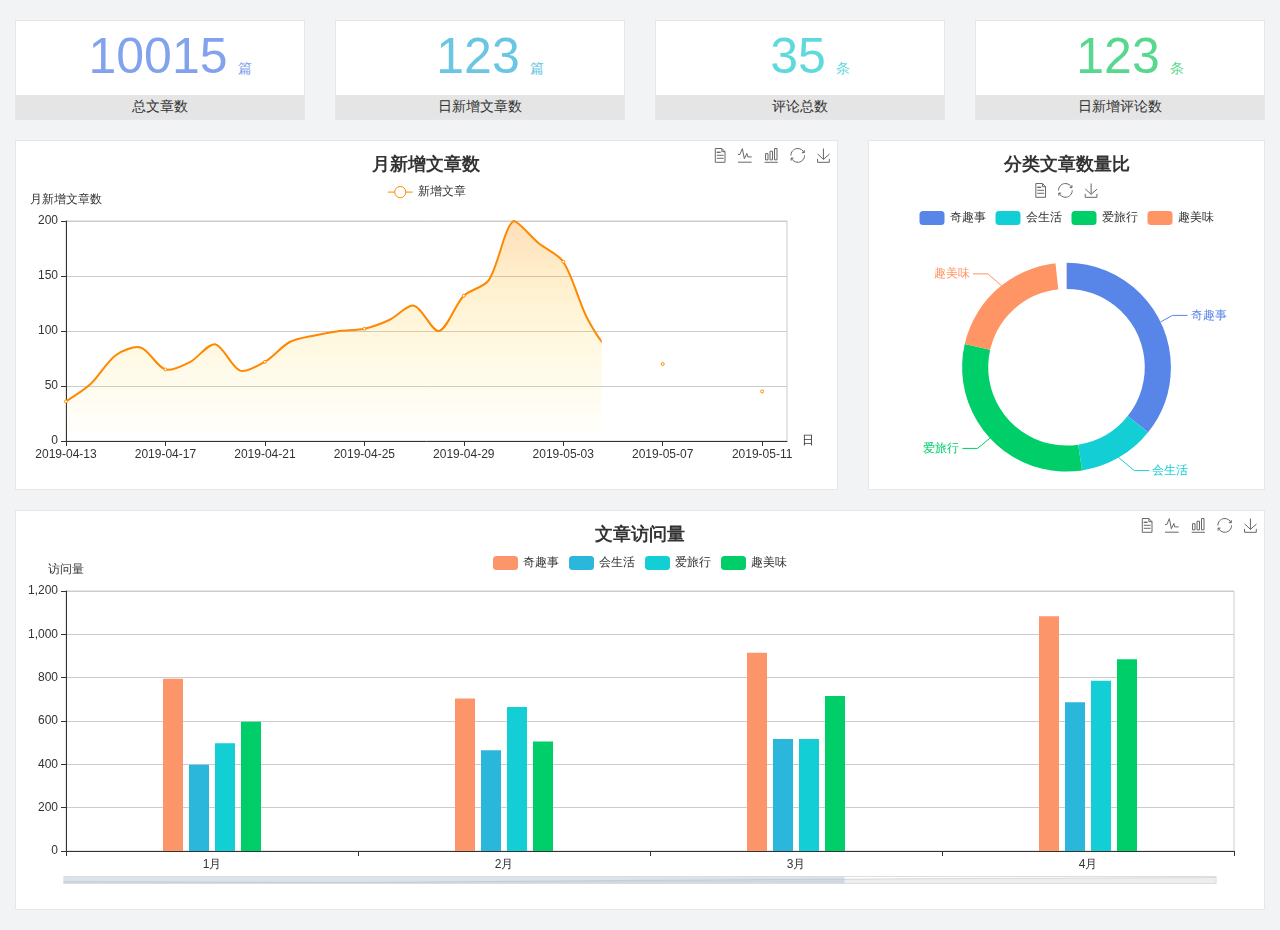
<file: home/dashboard.html>
<!DOCTYPE html>
<html lang="en">

<head>
  <meta charset="UTF-8">
  <meta name="viewport" content="width=device-width, initial-scale=1.0">
  <meta http-equiv="X-UA-Compatible" content="ie=edge">
  <title>图表统计</title>
  <link rel="stylesheet" href="../../assets/lib/bootstrap.css" />
  <link rel="stylesheet" href="../../assets/lib/main.css" />
  <script src="../../assets/lib/jquery.js"></script>
  <script type="text/javascript" src="../../assets/lib/echarts.min.js"></script>
</head>

<body>
  <div class="container-fluid">
    <div class="row spannel_list">
      <div class="col-sm-3 col-xs-6">
        <div class="spannel">
          <em>10015</em><span>篇</span>
          <b>总文章数</b>
        </div>
      </div>
      <div class="col-sm-3 col-xs-6">
        <div class="spannel scolor01">
          <em>123</em><span>篇</span>
          <b>日新增文章数</b>
        </div>
      </div>
      <div class="col-sm-3 col-xs-6">
        <div class="spannel scolor02">
          <em>35</em><span>条</span>
          <b>评论总数</b>
        </div>
      </div>
      <div class="col-sm-3 col-xs-6">
        <div class="spannel scolor03">
          <em>123</em><span>条</span>
          <b>日新增评论数</b>
        </div>
      </div>
    </div>
  </div>

  <div class="container-fluid">
    <div class="row curve-pie">
      <div class="col-lg-8 col-md-8">
        <div class="gragh_pannel" id="curve_show"></div>
      </div>
      <div class="col-lg-4 col-md-4">
        <div class="gragh_pannel" id="pie_show"></div>
      </div>
    </div>
  </div>

  <div class="container-fluid">
    <div class="column_pannel" id="column_show"></div>
  </div>

  <script>
    var oChart = echarts.init(document.getElementById('curve_show'));
    var aList_all = [
      { 'count': 36, 'date': '2019-04-13' },
      { 'count': 52, 'date': '2019-04-14' },
      { 'count': 78, 'date': '2019-04-15' },
      { 'count': 85, 'date': '2019-04-16' },
      { 'count': 65, 'date': '2019-04-17' },
      { 'count': 72, 'date': '2019-04-18' },
      { 'count': 88, 'date': '2019-04-19' },
      { 'count': 64, 'date': '2019-04-20' },
      { 'count': 72, 'date': '2019-04-21' },
      { 'count': 90, 'date': '2019-04-22' },
      { 'count': 96, 'date': '2019-04-23' },
      { 'count': 100, 'date': '2019-04-24' },
      { 'count': 102, 'date': '2019-04-25' },
      { 'count': 110, 'date': '2019-04-26' },
      { 'count': 123, 'date': '2019-04-27' },
      { 'count': 100, 'date': '2019-04-28' },
      { 'count': 132, 'date': '2019-04-29' },
      { 'count': 146, 'date': '2019-04-30' },
      { 'count': 200, 'date': '2019-05-01' },
      { 'count': 180, 'date': '2019-05-02' },
      { 'count': 163, 'date': '2019-05-03' },
      { 'count': 110, 'date': '2019-05-04' },
      { 'count': 80, 'date': '2019-05-05' },
      { 'count': 82, 'date': '2019-05-06' },
      { 'count': 70, 'date': '2019-05-07' },
      { 'count': 65, 'date': '2019-05-08' },
      { 'count': 54, 'date': '2019-05-09' },
      { 'count': 40, 'date': '2019-05-10' },
      { 'count': 45, 'date': '2019-05-11' },
      { 'count': 38, 'date': '2019-05-12' },
    ];

    let aCount = [];
    let aDate = [];

    for (var i = 0; i < aList_all.length; i++) {
      aCount.push(aList_all[i].count);
      aDate.push(aList_all[i].date);
    }

    var chartopt = {
      title: {
        text: '月新增文章数',
        left: 'center',
        top: '10'
      },
      tooltip: {
        trigger: 'axis'
      },
      legend: {
        data: ['新增文章'],
        top: '40'
      },
      toolbox: {
        show: true,
        feature: {
          mark: { show: true },
          dataView: { show: true, readOnly: false },
          magicType: { show: true, type: ['line', 'bar'] },
          restore: { show: true },
          saveAsImage: { show: true }
        }
      },
      calculable: true,
      xAxis: [
        {
          name: '日',
          type: 'category',
          boundaryGap: false,
          data: aDate
        }
      ],
      yAxis: [
        {
          name: '月新增文章数',
          type: 'value'
        }
      ],
      series: [
        {
          name: '新增文章',
          type: 'line',
          smooth: true,
          itemStyle: { normal: { areaStyle: { type: 'default' }, color: '#f80' }, lineStyle: { color: '#f80' } },
          data: aCount
        }],
      areaStyle: {
        normal: {
          color: new echarts.graphic.LinearGradient(0, 0, 0, 1, [{
            offset: 0,
            color: 'rgba(255,136,0,0.39)'
          }, {
            offset: .34,
            color: 'rgba(255,180,0,0.25)'
          }, {
            offset: 1,
            color: 'rgba(255,222,0,0.00)'
          }])

        }
      },
      grid: {
        show: true,
        x: 50,
        x2: 50,
        y: 80,
        height: 220
      }
    };

    oChart.setOption(chartopt);


    var oPie = echarts.init(document.getElementById('pie_show'));
    var oPieopt =
    {
      title: {
        top: 10,
        text: '分类文章数量比',
        x: 'center'
      },
      tooltip: {
        trigger: 'item',
        formatter: "{a} <br/>{b} : {c} ({d}%)"
      },
      color: ['#5885e8', '#13cfd5', '#00ce68', '#ff9565'],
      legend: {
        x: 'center',
        top: 65,
        data: ['奇趣事', '会生活', '爱旅行', '趣美味']
      },
      toolbox: {
        show: true,
        x: 'center',
        top: 35,
        feature: {
          mark: { show: true },
          dataView: { show: true, readOnly: false },
          magicType: {
            show: true,
            type: ['pie', 'funnel'],
            option: {
              funnel: {
                x: '25%',
                width: '50%',
                funnelAlign: 'left',
                max: 1548
              }
            }
          },
          restore: { show: true },
          saveAsImage: { show: true }
        }
      },
      calculable: true,
      series: [
        {
          name: '访问来源',
          type: 'pie',
          radius: ['45%', '60%'],
          center: ['50%', '65%'],
          data: [
            { value: 300, name: '奇趣事' },
            { value: 100, name: '会生活' },
            { value: 260, name: '爱旅行' },
            { value: 180, name: '趣美味' }
          ]
        }
      ]
    };
    oPie.setOption(oPieopt);



    var oColumn = this.echarts.init(document.getElementById('column_show'));
    var oColumnopt =
    {
      title: {
        text: '文章访问量',
        left: 'center',
        top: '10'
      },
      tooltip: {
        trigger: 'axis'
      },
      legend: {
        data: ['奇趣事', '会生活', '爱旅行', '趣美味'],
        top: '40'
      },
      toolbox: {
        show: true,
        feature: {
          mark: { show: true },
          dataView: { show: true, readOnly: false },
          magicType: { show: true, type: ['line', 'bar'] },
          restore: { show: true },
          saveAsImage: { show: true }
        }
      },
      calculable: true,
      xAxis: [
        {
          type: 'category',
          data: ['1月', '2月', '3月', '4月', '5月']
        }
      ],
      yAxis: [
        {
          name: '访问量',
          type: 'value'
        }
      ],
      series: [
        {
          name: '奇趣事',
          type: 'bar',
          barWidth: 20,
          itemStyle: {
            normal: { areaStyle: { type: 'default' }, color: '#fd956a' }
          },
          data: [800, 708, 920, 1090, 1200]
        },
        {
          name: '会生活',
          type: 'bar',
          barWidth: 20,
          itemStyle: {
            normal: { areaStyle: { type: 'default' }, color: '#2bb6db' }
          },
          data: [400, 468, 520, 690, 800]
        },
        {
          name: '爱旅行',
          type: 'bar',
          barWidth: 20,
          itemStyle: {
            normal: { areaStyle: { type: 'default' }, color: '#13cfd5' }
          },
          data: [500, 668, 520, 790, 900]
        },
        {
          name: '趣美味',
          type: 'bar',
          barWidth: 20,
          itemStyle: {
            normal: { areaStyle: { type: 'default' }, color: '#00ce68' }
          },
          data: [600, 508, 720, 890, 1000]
        }
      ],
      grid: {
        show: true,
        x: 50,
        x2: 30,
        y: 80,
        height: 260
      },
      dataZoom: [//给x轴设置滚动条
        {
          start: 0,//默认为0
          end: 100 - 1000 / 31,//默认为100
          type: 'slider',
          show: true,
          xAxisIndex: [0],
          handleSize: 0,//滑动条的 左右2个滑动条的大小
          height: 8,//组件高度
          left: 45, //左边的距离
          right: 50,//右边的距离
          bottom: 26,//右边的距离
          handleColor: '#ddd',//h滑动图标的颜色
          handleStyle: {
            borderColor: "#cacaca",
            borderWidth: "1",
            shadowBlur: 2,
            background: "#ddd",
            shadowColor: "#ddd",
          }
        }]
    };
    oColumn.setOption(oColumnopt);
  </script>
</body>

</html>
</file>
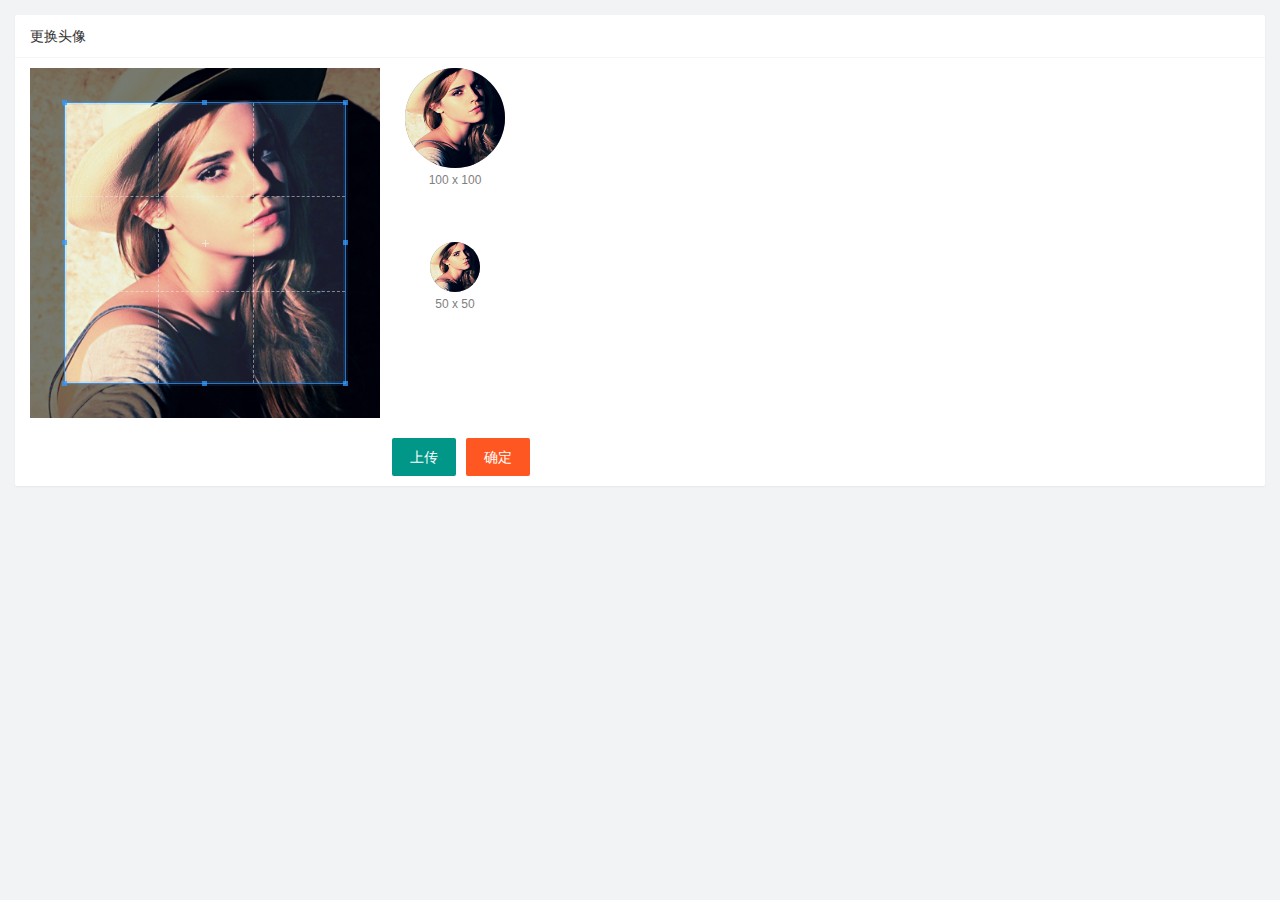
<file: user/user_avater.html>
<!DOCTYPE html>
<html lang="en">
  <head>
    <meta charset="UTF-8" />
    <meta http-equiv="X-UA-Compatible" content="IE=edge" />
    <meta name="viewport" content="width=device-width, initial-scale=1.0" />
    <title>更换头像</title>
    <!-- 导入cropper的样式表 -->
    <link rel="stylesheet" href="/assets/lib/cropper/cropper.css" />
    <link rel="stylesheet" href="/assets/lib/layui/css/layui.css" />
    <link rel="stylesheet" href="/assets/css/user/user_avater.css" />
  </head>
  <body>
    <!-- 卡片区域 -->
    <div class="layui-card">
      <div class="layui-card-header">更换头像</div>
      <div class="layui-card-body">
        <!-- 第一行的图片裁剪和预览区域 -->
        <div class="row1">
          <!-- 图片裁剪区域 -->
          <div class="cropper-box">
            <!-- 这个 img 标签很重要，将来会把它初始化为裁剪区域 -->
            <img id="image" src="/assets/images/sample.jpg" />
          </div>
          <!-- 图片的预览区域 -->
          <div class="preview-box">
            <div>
              <!-- 宽高为 100px 的预览区域 -->
              <div class="img-preview w100"></div>
              <p class="size">100 x 100</p>
            </div>
            <div>
              <!-- 宽高为 50px 的预览区域 -->
              <div class="img-preview w50"></div>
              <p class="size">50 x 50</p>
            </div>
          </div>
        </div>

        <!-- 第二行的按钮区域 -->
        <div class="row2">
            <!-- 通过accept属性可以指定文件的类型 -->
          <input type="file" id="file"  accept="image/png,image/jpeg,image/jpg"/>
          <button type="button" class="layui-btn" id="btnChooseImage">上传</button>
          <button type="button" class="layui-btn layui-btn-danger" id="btnUpload">确定</button>
        </div>
      </div>
    </div>
    <script src="/assets/lib/layui/layui.all.js"></script>
    <script src="/assets/lib/jquery.js"></script>
    <script src="/assets/lib/cropper/Cropper.js"></script>
    <script src="/assets/lib/cropper/jquery-cropper.js"></script>
    <script src="/assets/js/baseAPI.js"></script>
    <script src="/assets/js/user/user_avater.js"></script>
  </body>
</html>
</file>
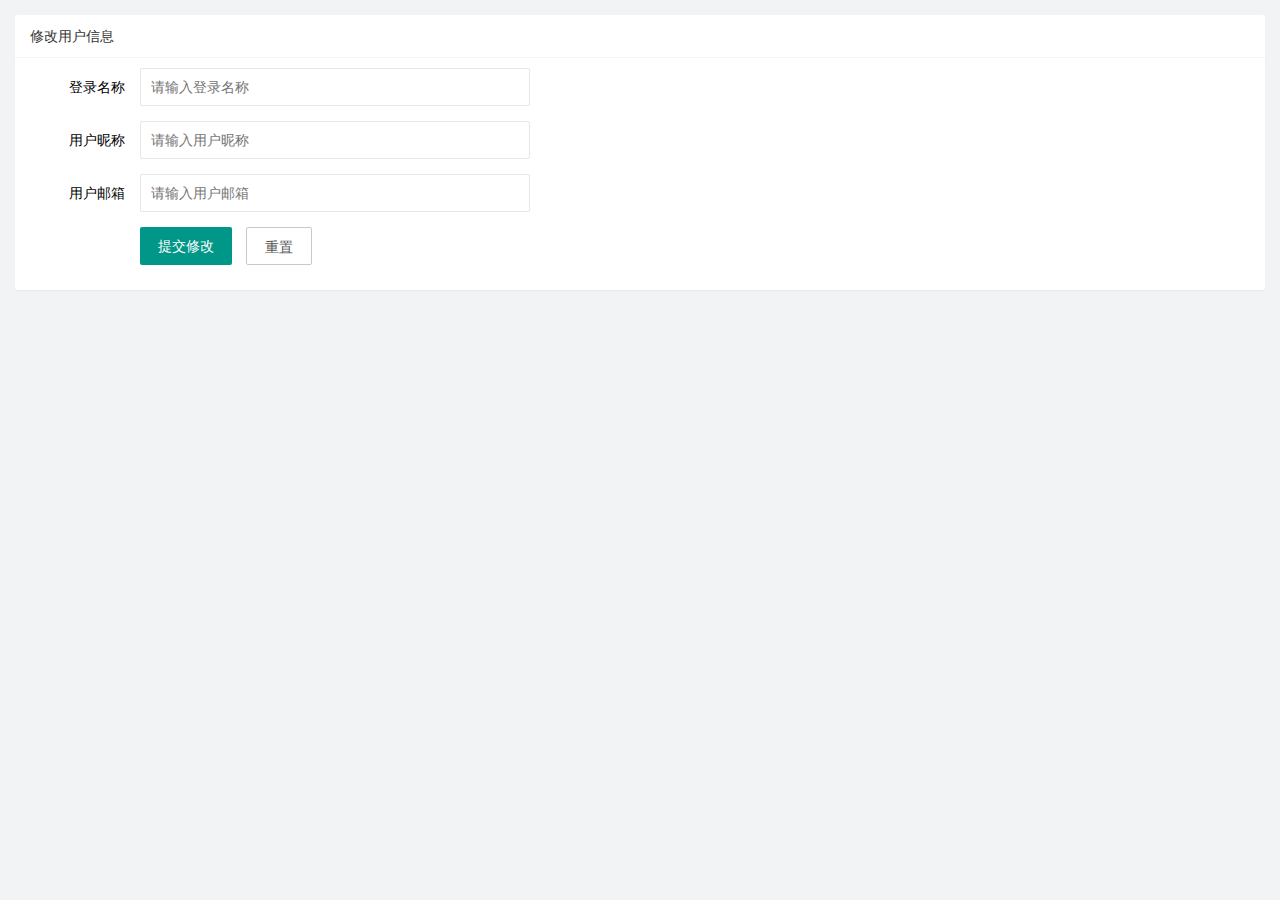
<file: user/user_info.html>
<!DOCTYPE html>
<html lang="en">
  <head>
    <meta charset="UTF-8" />
    <meta http-equiv="X-UA-Compatible" content="IE=edge" />
    <meta name="viewport" content="width=device-width, initial-scale=1.0" />
    <title>个人信息</title>
    <!-- 导入layui的样式 -->
    <link rel="stylesheet" href="/assets/lib/layui/css/layui.css" />
    <link rel="stylesheet" href="/assets/css/user/user_info.css" />
  </head>
  <body>
    <!-- 卡片区域 -->
    <div class="layui-card">
      <div class="layui-card-header">修改用户信息</div>
      <div class="layui-card-body">
        <!-- form表单区域 -->
        <form class="layui-form" lay-filter="formUserInfo">
          <!-- 这是隐藏域 -->
          <input type="hidden" name="id" />
          <div class="layui-form-item">
            <label class="layui-form-label">登录名称</label>
            <div class="layui-input-block">
              <input
                type="text"
                name="username"
                required
                lay-verify="required"
                placeholder="请输入登录名称"
                autocomplete="off"
                class="layui-input"
                readonly
              />
            </div>
          </div>
          <div class="layui-form-item">
            <label class="layui-form-label">用户昵称</label>
            <div class="layui-input-block">
              <input
                type="text"
                name="nickname"
                required
                lay-verify="required|nickname"
                placeholder="请输入用户昵称"
                autocomplete="off"
                class="layui-input"
              />
            </div>
          </div>
          <div class="layui-form-item">
            <label class="layui-form-label">用户邮箱</label>
            <div class="layui-input-block">
              <input
                type="text"
                name="email"
                required
                lay-verify="required|email"
                placeholder="请输入用户邮箱"
                autocomplete="off"
                class="layui-input"
              />
            </div>
          </div>
          <div class="layui-form-item">
            <div class="layui-input-block">
              <button class="layui-btn" lay-submit lay-filter="formDemo">
                提交修改
              </button>
              <button type="reset" class="layui-btn layui-btn-primary" id="btnReset">
                重置
              </button>
            </div>
          </div>
        </form>
      </div>
    </div>
    <!-- 导入layui的js -->
    <script src="/assets/lib/layui/layui.all.js"></script>
    <script src="/assets/lib/jquery.js"></script>
    <script src="/assets/js/baseAPI.js"></script>
    <script src="/assets/js/user/user_info.js"></script>
  </body>
</html>
</file>
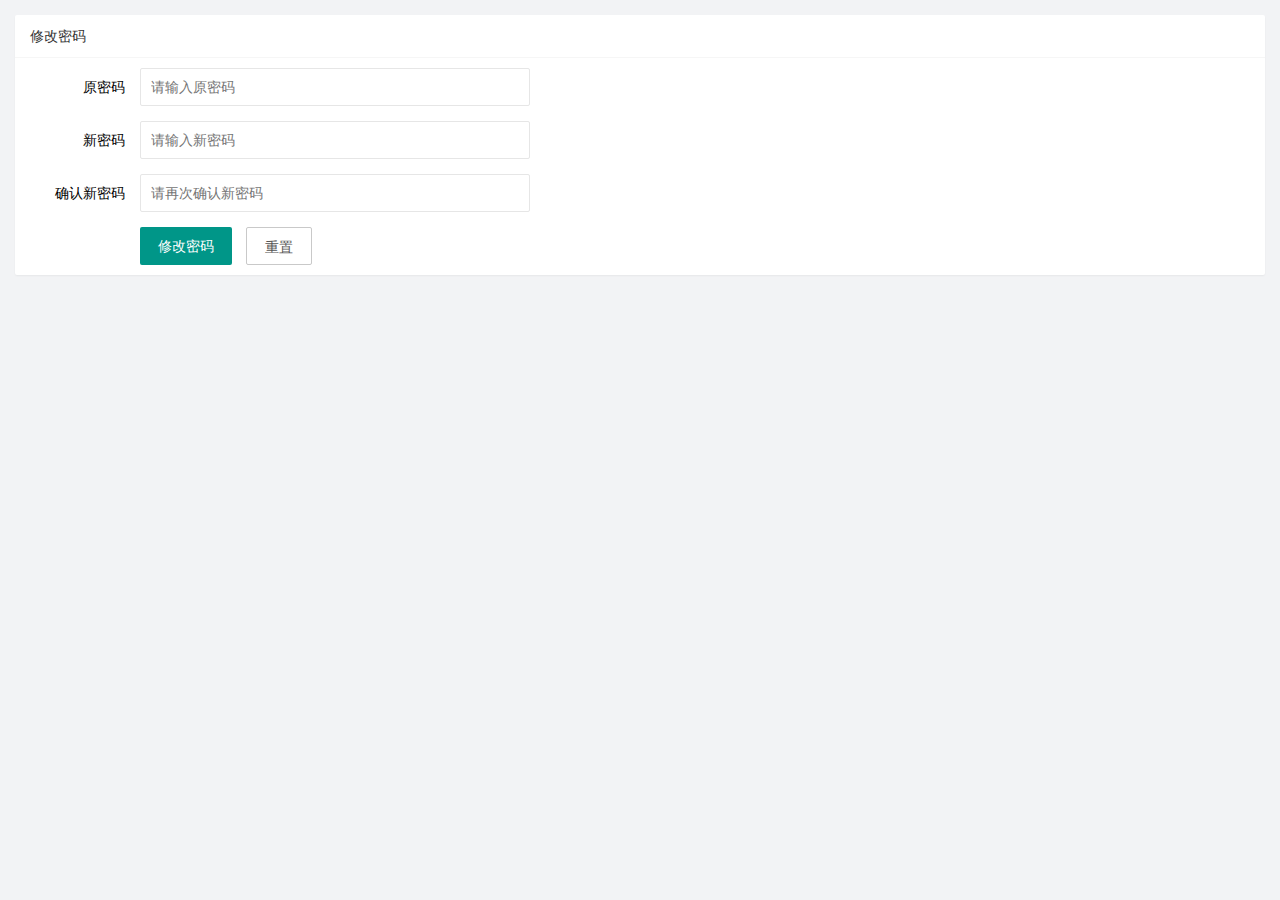
<file: user/user_pwd.html>
<!DOCTYPE html>
<html lang="en">
  <head>
    <meta charset="UTF-8" />
    <meta http-equiv="X-UA-Compatible" content="IE=edge" />
    <meta name="viewport" content="width=device-width, initial-scale=1.0" />
    <title>重置密码</title>
    <link rel="stylesheet" href="/assets/lib/layui/css/layui.css" />
    <link rel="stylesheet" href="/assets/css/user/user_pwd.css" />
  </head>
  <body>
    <!-- 卡片面板 -->
    <div class="layui-card">
      <div class="layui-card-header">修改密码</div>
      <div class="layui-card-body">
        <form class="layui-form" >
          <div class="layui-form-item">
            <label class="layui-form-label">原密码</label>
            <div class="layui-input-block">
              <input
                type="password"
                name="oldPwd"
                required
                lay-verify="required|pwd"
                placeholder="请输入原密码"
                autocomplete="off"
                class="layui-input"
              />
            </div>
          </div>
          <div class="layui-form-item">
            <label class="layui-form-label">新密码</label>
            <div class="layui-input-block">
              <input
                type="password"
                name="newPwd"
                required
                lay-verify="required|pwd|samePwd"
                placeholder="请输入新密码"
                autocomplete="off"
                class="layui-input"
              />
            </div>
          </div>
          <div class="layui-form-item">
            <label class="layui-form-label">确认新密码</label>
            <div class="layui-input-block">
              <input
                type="password"
                name="title"
                required
                lay-verify="required|pwd|rePwd"
                placeholder="请再次确认新密码"
                autocomplete="off"
                class="layui-input"
              />
            </div>
          </div>
          <div class="layui-input-block">
            <button class="layui-btn" lay-submit lay-filter="formDemo">修改密码</button>
            <button type="reset" class="layui-btn layui-btn-primary">重置</button>
          </div>
        </div>
        </form>
      </div>
    </div>

    <script src="/assets/lib/layui/layui.all.js"></script>
    <script src="/assets/lib/jquery.js"></script>
    <script src="/assets/js/baseAPI.js"></script>
    <script src="/assets/js/user/user_pwd.js"></script>
  </body>
</html>
</file>
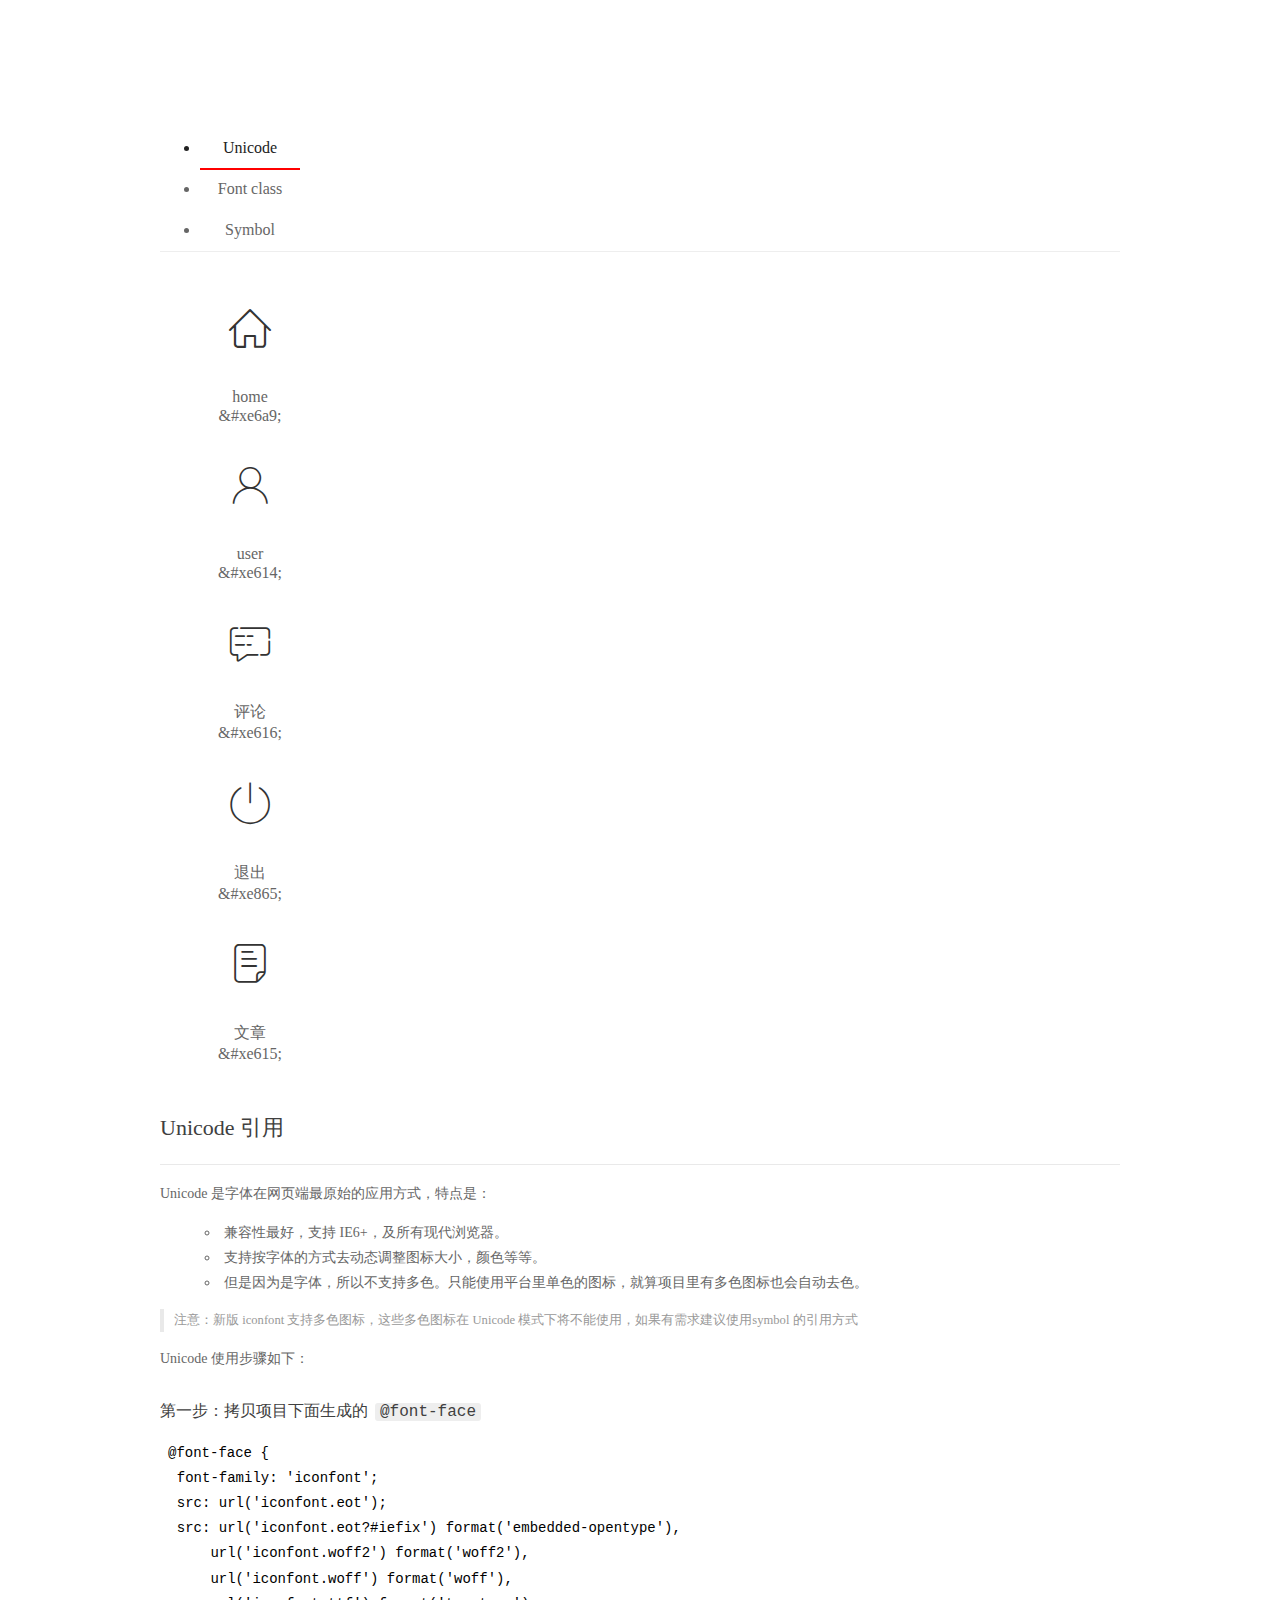
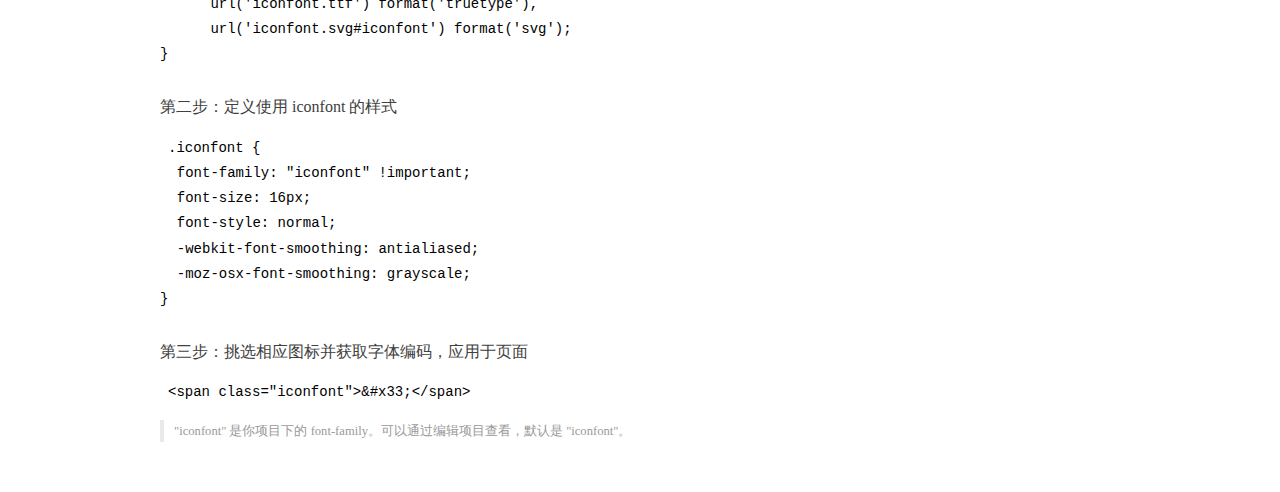
<file: assets/fonts/demo_index.html>
<!DOCTYPE html>
<html>
<head>
  <meta charset="utf-8"/>
  <title>IconFont Demo</title>
  <link rel="shortcut icon" href="https://gtms04.alicdn.com/tps/i4/TB1_oz6GVXXXXaFXpXXJDFnIXXX-64-64.ico" type="image/x-icon"/>
  <link rel="stylesheet" href="https://g.alicdn.com/thx/cube/1.3.2/cube.min.css">
  <link rel="stylesheet" href="demo.css">
  <link rel="stylesheet" href="iconfont.css">
  <script src="iconfont.js"></script>
  <!-- jQuery -->
  <script src="https://a1.alicdn.com/oss/uploads/2018/12/26/7bfddb60-08e8-11e9-9b04-53e73bb6408b.js"></script>
  <!-- 代码高亮 -->
  <script src="https://a1.alicdn.com/oss/uploads/2018/12/26/a3f714d0-08e6-11e9-8a15-ebf944d7534c.js"></script>
</head>
<body>
  <div class="main">
    <h1 class="logo"><a href="https://www.iconfont.cn/" title="iconfont 首页" target="_blank">&#xe86b;</a></h1>
    <div class="nav-tabs">
      <ul id="tabs" class="dib-box">
        <li class="dib active"><span>Unicode</span></li>
        <li class="dib"><span>Font class</span></li>
        <li class="dib"><span>Symbol</span></li>
      </ul>
      
    </div>
    <div class="tab-container">
      <div class="content unicode" style="display: block;">
          <ul class="icon_lists dib-box">
          
            <li class="dib">
              <span class="icon iconfont">&#xe6a9;</span>
                <div class="name">home</div>
                <div class="code-name">&amp;#xe6a9;</div>
              </li>
          
            <li class="dib">
              <span class="icon iconfont">&#xe614;</span>
                <div class="name">user</div>
                <div class="code-name">&amp;#xe614;</div>
              </li>
          
            <li class="dib">
              <span class="icon iconfont">&#xe616;</span>
                <div class="name">评论</div>
                <div class="code-name">&amp;#xe616;</div>
              </li>
          
            <li class="dib">
              <span class="icon iconfont">&#xe865;</span>
                <div class="name">退出</div>
                <div class="code-name">&amp;#xe865;</div>
              </li>
          
            <li class="dib">
              <span class="icon iconfont">&#xe615;</span>
                <div class="name">文章</div>
                <div class="code-name">&amp;#xe615;</div>
              </li>
          
          </ul>
          <div class="article markdown">
          <h2 id="unicode-">Unicode 引用</h2>
          <hr>

          <p>Unicode 是字体在网页端最原始的应用方式，特点是：</p>
          <ul>
            <li>兼容性最好，支持 IE6+，及所有现代浏览器。</li>
            <li>支持按字体的方式去动态调整图标大小，颜色等等。</li>
            <li>但是因为是字体，所以不支持多色。只能使用平台里单色的图标，就算项目里有多色图标也会自动去色。</li>
          </ul>
          <blockquote>
            <p>注意：新版 iconfont 支持多色图标，这些多色图标在 Unicode 模式下将不能使用，如果有需求建议使用symbol 的引用方式</p>
          </blockquote>
          <p>Unicode 使用步骤如下：</p>
          <h3 id="-font-face">第一步：拷贝项目下面生成的 <code>@font-face</code></h3>
<pre><code class="language-css"
>@font-face {
  font-family: 'iconfont';
  src: url('iconfont.eot');
  src: url('iconfont.eot?#iefix') format('embedded-opentype'),
      url('iconfont.woff2') format('woff2'),
      url('iconfont.woff') format('woff'),
      url('iconfont.ttf') format('truetype'),
      url('iconfont.svg#iconfont') format('svg');
}
</code></pre>
          <h3 id="-iconfont-">第二步：定义使用 iconfont 的样式</h3>
<pre><code class="language-css"
>.iconfont {
  font-family: "iconfont" !important;
  font-size: 16px;
  font-style: normal;
  -webkit-font-smoothing: antialiased;
  -moz-osx-font-smoothing: grayscale;
}
</code></pre>
          <h3 id="-">第三步：挑选相应图标并获取字体编码，应用于页面</h3>
<pre>
<code class="language-html"
>&lt;span class="iconfont"&gt;&amp;#x33;&lt;/span&gt;
</code></pre>
          <blockquote>
            <p>"iconfont" 是你项目下的 font-family。可以通过编辑项目查看，默认是 "iconfont"。</p>
          </blockquote>
          </div>
      </div>
      <div class="content font-class">
        <ul class="icon_lists dib-box">
          
          <li class="dib">
            <span class="icon iconfont icon-home"></span>
            <div class="name">
              home
            </div>
            <div class="code-name">.icon-home
            </div>
          </li>
          
          <li class="dib">
            <span class="icon iconfont icon-user"></span>
            <div class="name">
              user
            </div>
            <div class="code-name">.icon-user
            </div>
          </li>
          
          <li class="dib">
            <span class="icon iconfont icon-pinglun"></span>
            <div class="name">
              评论
            </div>
            <div class="code-name">.icon-pinglun
            </div>
          </li>
          
          <li class="dib">
            <span class="icon iconfont icon-tuichu"></span>
            <div class="name">
              退出
            </div>
            <div class="code-name">.icon-tuichu
            </div>
          </li>
          
          <li class="dib">
            <span class="icon iconfont icon-16"></span>
            <div class="name">
              文章
            </div>
            <div class="code-name">.icon-16
            </div>
          </li>
          
        </ul>
        <div class="article markdown">
        <h2 id="font-class-">font-class 引用</h2>
        <hr>

        <p>font-class 是 Unicode 使用方式的一种变种，主要是解决 Unicode 书写不直观，语意不明确的问题。</p>
        <p>与 Unicode 使用方式相比，具有如下特点：</p>
        <ul>
          <li>兼容性良好，支持 IE8+，及所有现代浏览器。</li>
          <li>相比于 Unicode 语意明确，书写更直观。可以很容易分辨这个 icon 是什么。</li>
          <li>因为使用 class 来定义图标，所以当要替换图标时，只需要修改 class 里面的 Unicode 引用。</li>
          <li>不过因为本质上还是使用的字体，所以多色图标还是不支持的。</li>
        </ul>
        <p>使用步骤如下：</p>
        <h3 id="-fontclass-">第一步：引入项目下面生成的 fontclass 代码：</h3>
<pre><code class="language-html">&lt;link rel="stylesheet" href="./iconfont.css"&gt;
</code></pre>
        <h3 id="-">第二步：挑选相应图标并获取类名，应用于页面：</h3>
<pre><code class="language-html">&lt;span class="iconfont icon-xxx"&gt;&lt;/span&gt;
</code></pre>
        <blockquote>
          <p>"
            iconfont" 是你项目下的 font-family。可以通过编辑项目查看，默认是 "iconfont"。</p>
        </blockquote>
      </div>
      </div>
      <div class="content symbol">
          <ul class="icon_lists dib-box">
          
            <li class="dib">
                <svg class="icon svg-icon" aria-hidden="true">
                  <use xlink:href="#icon-home"></use>
                </svg>
                <div class="name">home</div>
                <div class="code-name">#icon-home</div>
            </li>
          
            <li class="dib">
                <svg class="icon svg-icon" aria-hidden="true">
                  <use xlink:href="#icon-user"></use>
                </svg>
                <div class="name">user</div>
                <div class="code-name">#icon-user</div>
            </li>
          
            <li class="dib">
                <svg class="icon svg-icon" aria-hidden="true">
                  <use xlink:href="#icon-pinglun"></use>
                </svg>
                <div class="name">评论</div>
                <div class="code-name">#icon-pinglun</div>
            </li>
          
            <li class="dib">
                <svg class="icon svg-icon" aria-hidden="true">
                  <use xlink:href="#icon-tuichu"></use>
                </svg>
                <div class="name">退出</div>
                <div class="code-name">#icon-tuichu</div>
            </li>
          
            <li class="dib">
                <svg class="icon svg-icon" aria-hidden="true">
                  <use xlink:href="#icon-16"></use>
                </svg>
                <div class="name">文章</div>
                <div class="code-name">#icon-16</div>
            </li>
          
          </ul>
          <div class="article markdown">
          <h2 id="symbol-">Symbol 引用</h2>
          <hr>

          <p>这是一种全新的使用方式，应该说这才是未来的主流，也是平台目前推荐的用法。相关介绍可以参考这篇<a href="">文章</a>
            这种用法其实是做了一个 SVG 的集合，与另外两种相比具有如下特点：</p>
          <ul>
            <li>支持多色图标了，不再受单色限制。</li>
            <li>通过一些技巧，支持像字体那样，通过 <code>font-size</code>, <code>color</code> 来调整样式。</li>
            <li>兼容性较差，支持 IE9+，及现代浏览器。</li>
            <li>浏览器渲染 SVG 的性能一般，还不如 png。</li>
          </ul>
          <p>使用步骤如下：</p>
          <h3 id="-symbol-">第一步：引入项目下面生成的 symbol 代码：</h3>
<pre><code class="language-html">&lt;script src="./iconfont.js"&gt;&lt;/script&gt;
</code></pre>
          <h3 id="-css-">第二步：加入通用 CSS 代码（引入一次就行）：</h3>
<pre><code class="language-html">&lt;style&gt;
.icon {
  width: 1em;
  height: 1em;
  vertical-align: -0.15em;
  fill: currentColor;
  overflow: hidden;
}
&lt;/style&gt;
</code></pre>
          <h3 id="-">第三步：挑选相应图标并获取类名，应用于页面：</h3>
<pre><code class="language-html">&lt;svg class="icon" aria-hidden="true"&gt;
  &lt;use xlink:href="#icon-xxx"&gt;&lt;/use&gt;
&lt;/svg&gt;
</code></pre>
          </div>
      </div>

    </div>
  </div>
  <script>
  $(document).ready(function () {
      $('.tab-container .content:first').show()

      $('#tabs li').click(function (e) {
        var tabContent = $('.tab-container .content')
        var index = $(this).index()

        if ($(this).hasClass('active')) {
          return
        } else {
          $('#tabs li').removeClass('active')
          $(this).addClass('active')

          tabContent.hide().eq(index).fadeIn()
        }
      })
    })
  </script>
</body>
</html>
</file>
<file: assets/lib/main.css>
body{
    font-family:'MicroSoft YaHei';
    background-color: #f2f3f5;
}
.main_wrap{
    position:fixed;
    width:100%;
    height:100%;
    left:0px;
    top:0px;
    background:url('../images/login_bg.jpg'); 
    background-size:100% 100%; 
  }
.header{
    width:1200px;
    overflow: hidden;
    margin:20px auto 0;
}
.heade .logo{
    float: left;
}
.header .copyright{
    float:right;
    font-size:12px;
    color:#fff;
    text-align:right;
    line-height:20px;
    margin-top:10px;
}
.login_form_con{
    position:absolute;
    left:50%;
    top:50%;
    margin-left:-200px;
    margin-top:-155px;
    width:400px;
    height:310px;
    background-color: #edeff0;
}

.login_form{
    position: relative;
}

.login_form .icon-user{
    position:absolute;
    font-size:16px;
    color:#999;
    left:46px;
    top:12px;
}
.login_form .icon-key{
    position:absolute;
    font-size:18px;
    color:#999;
    left:46px;
    top:78px;
}
.login_title{
    height:60px;
    background:url('../images/login_title.png') center center no-repeat #fff;
}
.input_txt,.input_pass,.input_sub{
    display:block;
    width:334px;
    height:37px;
    padding:0px;
    text-indent:40px;
    border:1px solid #ddd;
    margin:27px auto 0;
    outline:none;
}
.input_sub{
    margin-top:40px;
    height:42px;
    background-color: #19b9e7;
    text-indent:0px;
    font-size:18px;
    color:#fff;
    cursor: pointer;
}
.input_sub:hover{
    background-color: #08a0cc;
}

.sider{
    position:fixed;
    left:0;
    top:0;
    bottom:0;
    width:210px;
    background-color: #323745;
}
.sider .logo{
    display:block;
    height:56px;
    background-color: #242732;
    overflow: hidden;
}
.sider .logo img{
    display:block;
    margin:6px auto 0;
}
.user_info{
    height:79px;
    border-bottom:1px solid #5a5e6b;
}

.user_info img{
    float: left;
    width:40px;
    height:40px;
    border-radius:20px;
    margin:19px 0 0 30px;
}
.user_info span{
    float: left;
    width:120px;
    font-size:12px;
    color:#fff;
    margin:23px 0 0 20px;
}
.user_info b{
    float: left;
    width: 120px;
    font-weight:normal;
    font-size:12px;
    color:#adafb5;
    margin:2px 0 0 20px;
}

.menu .level01{
    height:50px;
    line-height:50px;
}
.menu .level01 a{
    display:block;
    height:50px;
    font-size:12px;
    color:#adafb5;
    overflow: hidden;
}
.menu .level01.active a{
    background-color: #1378f0;
    color:#fff;
}
.menu .level01.active i{
    color:#fff;
}

.menu .level01 a:hover{
    background-color: #1378f0;
    color:#fff;
}
.menu .level01 a:hover i{
    color:#fff;
}
.menu .level01 i{
    color:#61646f;
    font-size:22px;
    float: left;
    margin-left:26px;
}
.menu .level01 span{
    float: left;
    margin-left:10px;
}
.menu .level01 b{
    float: right;
    margin-right:20px;
    font-weight:normal;
    transform:rotate(90deg);
    transition:all 500ms ease;
}

.menu .level01 .rotate0{
    transform:rotate(0deg);
}

.menu .level02{
    background: #242732;
    display:none;
}


.menu .level02 li{
    height:40px;
    line-height:40px;
}
.menu .level02 li a{
    display:block;
    height:40px;
    font-size:12px;
    color:#adafb5;
    overflow: hidden;
}

.menu .level02 li a:hover{
    background-color: #1378f0;
    color:#fff;
}

.menu .level02 li i{
    font-size:12px;
    float: left;
    margin-left:60px;
}
.menu .level02 li span{
    font-size:12px;
    float: left;
    margin-left:5px;
}

.menu .level02 .active a{
    color:#ffae00;
}

.header_bar{
    position:fixed;
    left:210px;
    right:0;
    top:0;
    height:56px;
    background-color: #fff;
}

.main{
    position:fixed;
    left:210px;
    top:56px;
    right:0;
    bottom:0;
    background-color: #f2f3f5;
}

.search_form{
    width:218px;
    height:33px;
    border:1px solid #ddd;
    background-color: #f2f3f5;
    border-radius:16px;
    float: left;
    margin:12px 0 0 27px;
}

.search_form input{
    padding:0px;
    margin:0px;
    border:0px;
    float: left;
    background-color: #f2f3f5;
    font-size:12px;
    width:175px;
    height:31px;
    margin-left:12px;
    outline:none;
   
}

.search_form .icon-search{
    line-height:33px;
    cursor: pointer;
    font-size:18px;
    color:#abaebb;
}
.user_center_link{
    float:right;

}
.user_center_link a{
    line-height:56px;
    font-size:12px;
    color:#999;
    margin-right:15px;
}
.user_center_link a:hover{
    color:#ffae00
}

.user_center_link img{
    width:42px;
    height:42px;
    border-radius:32px;
    margin-right:10px;
}

.spannel_list{
    margin-top:20px;
}

.spannel{
	height:100px;
	overflow:hidden;
	text-align:center;
    position:relative;
    background-color: #fff;
    border:1px solid #e7e7e9;
    margin-bottom:20px;
}

.spannel em{
    font-style:normal;
	font-size:50px;
	line-height:50px;
	display:inline-block;
	margin:10px 0 0 20px;
	font-family:'Arial';
	color:#83a2ed;
}

.spannel span{
	font-size:14px;
	display:inline-block;
	color:#83a2ed;
	margin-left:10px;
}

.spannel b{
	position:absolute;
	left:0;
	bottom:0;
	width:100%;
	line-height:24px;
	background:#e5e5e5;
	color:#333;
	font-size:14px;
	font-weight:normal;
}

.scolor01 em,.scolor01 span{
	color:#6ac6e2;
}

.scolor02 em,.scolor02 span{
	color:#5fd9de;
}

.scolor03 em,.scolor03 span{
	color:#58d88e;
}


.gragh_pannel{
    height:350px;
    border:1px solid #e7e7e9;
    background-color: #fff!important; 
    margin-bottom:20px;  
}

.column_pannel{
    margin-bottom:20px;
    height:400px;
    border:1px solid #e7e7e9;
    background-color: #fff!important;   
}

.common_title{
    line-height:42px;
    background-color: #fbfbfb;
    border:1px solid #e7e7e9;
    margin-top:20px;
    text-indent: 15px;
    font-size:14px;
    color:#333;
}

.common_con{
    border:1px solid #e7e7e9;
    border-top:0px;
    background-color: #fff;
    padding-bottom:20px;
    margin-bottom:20px;
}
.opt_btns{
    margin-top:20px;
}

.mp20{
    margin-top:20px;
}

.pagination{   
   margin:0;
}

.article_form{
    margin-top:20px;
}

.form-group{
    margin-bottom:25px;
}

.form-group label{
    font-weight:normal;
    color:#666;
}

.icon-icondate{
    line-height:16px;
}

.user_pic{
    width:100px;
    height:100px;
    margin-bottom:10px;
}

.article_cover{
    width:200px;
    height:200px;
    margin-bottom:10px;
}
</file>
<file: assets/lib/cropper/cropper.css>
/*!
 * Cropper.js v1.5.6
 * https://fengyuanchen.github.io/cropperjs
 *
 * Copyright 2015-present Chen Fengyuan
 * Released under the MIT license
 *
 * Date: 2019-10-04T04:33:44.164Z
 */

.cropper-container {
  direction: ltr;
  font-size: 0;
  line-height: 0;
  position: relative;
  -ms-touch-action: none;
  touch-action: none;
  -webkit-user-select: none;
  -moz-user-select: none;
  -ms-user-select: none;
  user-select: none;
}

.cropper-container img {
  display: block;
  height: 100%;
  image-orientation: 0deg;
  max-height: none !important;
  max-width: none !important;
  min-height: 0 !important;
  min-width: 0 !important;
  width: 100%;
}

.cropper-wrap-box,
.cropper-canvas,
.cropper-drag-box,
.cropper-crop-box,
.cropper-modal {
  bottom: 0;
  left: 0;
  position: absolute;
  right: 0;
  top: 0;
}

.cropper-wrap-box,
.cropper-canvas {
  overflow: hidden;
}

.cropper-drag-box {
  background-color: #fff;
  opacity: 0;
}

.cropper-modal {
  background-color: #000;
  opacity: 0.5;
}

.cropper-view-box {
  display: block;
  height: 100%;
  outline: 1px solid #39f;
  outline-color: rgba(51, 153, 255, 0.75);
  overflow: hidden;
  width: 100%;
}

.cropper-dashed {
  border: 0 dashed #eee;
  display: block;
  opacity: 0.5;
  position: absolute;
}

.cropper-dashed.dashed-h {
  border-bottom-width: 1px;
  border-top-width: 1px;
  height: calc(100% / 3);
  left: 0;
  top: calc(100% / 3);
  width: 100%;
}

.cropper-dashed.dashed-v {
  border-left-width: 1px;
  border-right-width: 1px;
  height: 100%;
  left: calc(100% / 3);
  top: 0;
  width: calc(100% / 3);
}

.cropper-center {
  display: block;
  height: 0;
  left: 50%;
  opacity: 0.75;
  position: absolute;
  top: 50%;
  width: 0;
}

.cropper-center::before,
.cropper-center::after {
  background-color: #eee;
  content: ' ';
  display: block;
  position: absolute;
}

.cropper-center::before {
  height: 1px;
  left: -3px;
  top: 0;
  width: 7px;
}

.cropper-center::after {
  height: 7px;
  left: 0;
  top: -3px;
  width: 1px;
}

.cropper-face,
.cropper-line,
.cropper-point {
  display: block;
  height: 100%;
  opacity: 0.1;
  position: absolute;
  width: 100%;
}

.cropper-face {
  background-color: #fff;
  left: 0;
  top: 0;
}

.cropper-line {
  background-color: #39f;
}

.cropper-line.line-e {
  cursor: ew-resize;
  right: -3px;
  top: 0;
  width: 5px;
}

.cropper-line.line-n {
  cursor: ns-resize;
  height: 5px;
  left: 0;
  top: -3px;
}

.cropper-line.line-w {
  cursor: ew-resize;
  left: -3px;
  top: 0;
  width: 5px;
}

.cropper-line.line-s {
  bottom: -3px;
  cursor: ns-resize;
  height: 5px;
  left: 0;
}

.cropper-point {
  background-color: #39f;
  height: 5px;
  opacity: 0.75;
  width: 5px;
}

.cropper-point.point-e {
  cursor: ew-resize;
  margin-top: -3px;
  right: -3px;
  top: 50%;
}

.cropper-point.point-n {
  cursor: ns-resize;
  left: 50%;
  margin-left: -3px;
  top: -3px;
}

.cropper-point.point-w {
  cursor: ew-resize;
  left: -3px;
  margin-top: -3px;
  top: 50%;
}

.cropper-point.point-s {
  bottom: -3px;
  cursor: s-resize;
  left: 50%;
  margin-left: -3px;
}

.cropper-point.point-ne {
  cursor: nesw-resize;
  right: -3px;
  top: -3px;
}

.cropper-point.point-nw {
  cursor: nwse-resize;
  left: -3px;
  top: -3px;
}

.cropper-point.point-sw {
  bottom: -3px;
  cursor: nesw-resize;
  left: -3px;
}

.cropper-point.point-se {
  bottom: -3px;
  cursor: nwse-resize;
  height: 20px;
  opacity: 1;
  right: -3px;
  width: 20px;
}

@media (min-width: 768px) {
  .cropper-point.point-se {
    height: 15px;
    width: 15px;
  }
}

@media (min-width: 992px) {
  .cropper-point.point-se {
    height: 10px;
    width: 10px;
  }
}

@media (min-width: 1200px) {
  .cropper-point.point-se {
    height: 5px;
    opacity: 0.75;
    width: 5px;
  }
}

.cropper-point.point-se::before {
  background-color: #39f;
  bottom: -50%;
  content: ' ';
  display: block;
  height: 200%;
  opacity: 0;
  position: absolute;
  right: -50%;
  width: 200%;
}

.cropper-invisible {
  opacity: 0;
}

.cropper-bg {
  background-image: url('[data-uri]');
}

.cropper-hide {
  display: block;
  height: 0;
  position: absolute;
  width: 0;
}

.cropper-hidden {
  display: none !important;
}

.cropper-move {
  cursor: move;
}

.cropper-crop {
  cursor: crosshair;
}

.cropper-disabled .cropper-drag-box,
.cropper-disabled .cropper-face,
.cropper-disabled .cropper-line,
.cropper-disabled .cropper-point {
  cursor: not-allowed;
}
</file>
<file: assets/lib/layui/css/layui.css>
/** layui-v2.5.5 MIT License By https://www.layui.com */
 .layui-inline,img{display:inline-block;vertical-align:middle}h1,h2,h3,h4,h5,h6{font-weight:400}.layui-edge,.layui-header,.layui-inline,.layui-main{position:relative}.layui-body,.layui-edge,.layui-elip{overflow:hidden}.layui-btn,.layui-edge,.layui-inline,img{vertical-align:middle}.layui-btn,.layui-disabled,.layui-icon,.layui-unselect{-moz-user-select:none;-webkit-user-select:none;-ms-user-select:none}.layui-elip,.layui-form-checkbox span,.layui-form-pane .layui-form-label{text-overflow:ellipsis;white-space:nowrap}.layui-breadcrumb,.layui-tree-btnGroup{visibility:hidden}blockquote,body,button,dd,div,dl,dt,form,h1,h2,h3,h4,h5,h6,input,li,ol,p,pre,td,textarea,th,ul{margin:0;padding:0;-webkit-tap-highlight-color:rgba(0,0,0,0)}a:active,a:hover{outline:0}img{border:none}li{list-style:none}table{border-collapse:collapse;border-spacing:0}h4,h5,h6{font-size:100%}button,input,optgroup,option,select,textarea{font-family:inherit;font-size:inherit;font-style:inherit;font-weight:inherit;outline:0}pre{white-space:pre-wrap;white-space:-moz-pre-wrap;white-space:-pre-wrap;white-space:-o-pre-wrap;word-wrap:break-word}body{line-height:24px;font:14px Helvetica Neue,Helvetica,PingFang SC,Tahoma,Arial,sans-serif}hr{height:1px;margin:10px 0;border:0;clear:both}a{color:#333;text-decoration:none}a:hover{color:#777}a cite{font-style:normal;*cursor:pointer}.layui-border-box,.layui-border-box *{box-sizing:border-box}.layui-box,.layui-box *{box-sizing:content-box}.layui-clear{clear:both;*zoom:1}.layui-clear:after{content:'\20';clear:both;*zoom:1;display:block;height:0}.layui-inline{*display:inline;*zoom:1}.layui-edge{display:inline-block;width:0;height:0;border-width:6px;border-style:dashed;border-color:transparent}.layui-edge-top{top:-4px;border-bottom-color:#999;border-bottom-style:solid}.layui-edge-right{border-left-color:#999;border-left-style:solid}.layui-edge-bottom{top:2px;border-top-color:#999;border-top-style:solid}.layui-edge-left{border-right-color:#999;border-right-style:solid}.layui-disabled,.layui-disabled:hover{color:#d2d2d2!important;cursor:not-allowed!important}.layui-circle{border-radius:100%}.layui-show{display:block!important}.layui-hide{display:none!important}@font-face{font-family:layui-icon;src:url(../font/iconfont.eot?v=250);src:url(../font/iconfont.eot?v=250#iefix) format('embedded-opentype'),url(../font/iconfont.woff2?v=250) format('woff2'),url(../font/iconfont.woff?v=250) format('woff'),url(../font/iconfont.ttf?v=250) format('truetype'),url(../font/iconfont.svg?v=250#layui-icon) format('svg')}.layui-icon{font-family:layui-icon!important;font-size:16px;font-style:normal;-webkit-font-smoothing:antialiased;-moz-osx-font-smoothing:grayscale}.layui-icon-reply-fill:before{content:"\e611"}.layui-icon-set-fill:before{content:"\e614"}.layui-icon-menu-fill:before{content:"\e60f"}.layui-icon-search:before{content:"\e615"}.layui-icon-share:before{content:"\e641"}.layui-icon-set-sm:before{content:"\e620"}.layui-icon-engine:before{content:"\e628"}.layui-icon-close:before{content:"\1006"}.layui-icon-close-fill:before{content:"\1007"}.layui-icon-chart-screen:before{content:"\e629"}.layui-icon-star:before{content:"\e600"}.layui-icon-circle-dot:before{content:"\e617"}.layui-icon-chat:before{content:"\e606"}.layui-icon-release:before{content:"\e609"}.layui-icon-list:before{content:"\e60a"}.layui-icon-chart:before{content:"\e62c"}.layui-icon-ok-circle:before{content:"\1005"}.layui-icon-layim-theme:before{content:"\e61b"}.layui-icon-table:before{content:"\e62d"}.layui-icon-right:before{content:"\e602"}.layui-icon-left:before{content:"\e603"}.layui-icon-cart-simple:before{content:"\e698"}.layui-icon-face-cry:before{content:"\e69c"}.layui-icon-face-smile:before{content:"\e6af"}.layui-icon-survey:before{content:"\e6b2"}.layui-icon-tree:before{content:"\e62e"}.layui-icon-upload-circle:before{content:"\e62f"}.layui-icon-add-circle:before{content:"\e61f"}.layui-icon-download-circle:before{content:"\e601"}.layui-icon-templeate-1:before{content:"\e630"}.layui-icon-util:before{content:"\e631"}.layui-icon-face-surprised:before{content:"\e664"}.layui-icon-edit:before{content:"\e642"}.layui-icon-speaker:before{content:"\e645"}.layui-icon-down:before{content:"\e61a"}.layui-icon-file:before{content:"\e621"}.layui-icon-layouts:before{content:"\e632"}.layui-icon-rate-half:before{content:"\e6c9"}.layui-icon-add-circle-fine:before{content:"\e608"}.layui-icon-prev-circle:before{content:"\e633"}.layui-icon-read:before{content:"\e705"}.layui-icon-404:before{content:"\e61c"}.layui-icon-carousel:before{content:"\e634"}.layui-icon-help:before{content:"\e607"}.layui-icon-code-circle:before{content:"\e635"}.layui-icon-water:before{content:"\e636"}.layui-icon-username:before{content:"\e66f"}.layui-icon-find-fill:before{content:"\e670"}.layui-icon-about:before{content:"\e60b"}.layui-icon-location:before{content:"\e715"}.layui-icon-up:before{content:"\e619"}.layui-icon-pause:before{content:"\e651"}.layui-icon-date:before{content:"\e637"}.layui-icon-layim-uploadfile:before{content:"\e61d"}.layui-icon-delete:before{content:"\e640"}.layui-icon-play:before{content:"\e652"}.layui-icon-top:before{content:"\e604"}.layui-icon-friends:before{content:"\e612"}.layui-icon-refresh-3:before{content:"\e9aa"}.layui-icon-ok:before{content:"\e605"}.layui-icon-layer:before{content:"\e638"}.layui-icon-face-smile-fine:before{content:"\e60c"}.layui-icon-dollar:before{content:"\e659"}.layui-icon-group:before{content:"\e613"}.layui-icon-layim-download:before{content:"\e61e"}.layui-icon-picture-fine:before{content:"\e60d"}.layui-icon-link:before{content:"\e64c"}.layui-icon-diamond:before{content:"\e735"}.layui-icon-log:before{content:"\e60e"}.layui-icon-rate-solid:before{content:"\e67a"}.layui-icon-fonts-del:before{content:"\e64f"}.layui-icon-unlink:before{content:"\e64d"}.layui-icon-fonts-clear:before{content:"\e639"}.layui-icon-triangle-r:before{content:"\e623"}.layui-icon-circle:before{content:"\e63f"}.layui-icon-radio:before{content:"\e643"}.layui-icon-align-center:before{content:"\e647"}.layui-icon-align-right:before{content:"\e648"}.layui-icon-align-left:before{content:"\e649"}.layui-icon-loading-1:before{content:"\e63e"}.layui-icon-return:before{content:"\e65c"}.layui-icon-fonts-strong:before{content:"\e62b"}.layui-icon-upload:before{content:"\e67c"}.layui-icon-dialogue:before{content:"\e63a"}.layui-icon-video:before{content:"\e6ed"}.layui-icon-headset:before{content:"\e6fc"}.layui-icon-cellphone-fine:before{content:"\e63b"}.layui-icon-add-1:before{content:"\e654"}.layui-icon-face-smile-b:before{content:"\e650"}.layui-icon-fonts-html:before{content:"\e64b"}.layui-icon-form:before{content:"\e63c"}.layui-icon-cart:before{content:"\e657"}.layui-icon-camera-fill:before{content:"\e65d"}.layui-icon-tabs:before{content:"\e62a"}.layui-icon-fonts-code:before{content:"\e64e"}.layui-icon-fire:before{content:"\e756"}.layui-icon-set:before{content:"\e716"}.layui-icon-fonts-u:before{content:"\e646"}.layui-icon-triangle-d:before{content:"\e625"}.layui-icon-tips:before{content:"\e702"}.layui-icon-picture:before{content:"\e64a"}.layui-icon-more-vertical:before{content:"\e671"}.layui-icon-flag:before{content:"\e66c"}.layui-icon-loading:before{content:"\e63d"}.layui-icon-fonts-i:before{content:"\e644"}.layui-icon-refresh-1:before{content:"\e666"}.layui-icon-rmb:before{content:"\e65e"}.layui-icon-home:before{content:"\e68e"}.layui-icon-user:before{content:"\e770"}.layui-icon-notice:before{content:"\e667"}.layui-icon-login-weibo:before{content:"\e675"}.layui-icon-voice:before{content:"\e688"}.layui-icon-upload-drag:before{content:"\e681"}.layui-icon-login-qq:before{content:"\e676"}.layui-icon-snowflake:before{content:"\e6b1"}.layui-icon-file-b:before{content:"\e655"}.layui-icon-template:before{content:"\e663"}.layui-icon-auz:before{content:"\e672"}.layui-icon-console:before{content:"\e665"}.layui-icon-app:before{content:"\e653"}.layui-icon-prev:before{content:"\e65a"}.layui-icon-website:before{content:"\e7ae"}.layui-icon-next:before{content:"\e65b"}.layui-icon-component:before{content:"\e857"}.layui-icon-more:before{content:"\e65f"}.layui-icon-login-wechat:before{content:"\e677"}.layui-icon-shrink-right:before{content:"\e668"}.layui-icon-spread-left:before{content:"\e66b"}.layui-icon-camera:before{content:"\e660"}.layui-icon-note:before{content:"\e66e"}.layui-icon-refresh:before{content:"\e669"}.layui-icon-female:before{content:"\e661"}.layui-icon-male:before{content:"\e662"}.layui-icon-password:before{content:"\e673"}.layui-icon-senior:before{content:"\e674"}.layui-icon-theme:before{content:"\e66a"}.layui-icon-tread:before{content:"\e6c5"}.layui-icon-praise:before{content:"\e6c6"}.layui-icon-star-fill:before{content:"\e658"}.layui-icon-rate:before{content:"\e67b"}.layui-icon-template-1:before{content:"\e656"}.layui-icon-vercode:before{content:"\e679"}.layui-icon-cellphone:before{content:"\e678"}.layui-icon-screen-full:before{content:"\e622"}.layui-icon-screen-restore:before{content:"\e758"}.layui-icon-cols:before{content:"\e610"}.layui-icon-export:before{content:"\e67d"}.layui-icon-print:before{content:"\e66d"}.layui-icon-slider:before{content:"\e714"}.layui-icon-addition:before{content:"\e624"}.layui-icon-subtraction:before{content:"\e67e"}.layui-icon-service:before{content:"\e626"}.layui-icon-transfer:before{content:"\e691"}.layui-main{width:1140px;margin:0 auto}.layui-header{z-index:1000;height:60px}.layui-header a:hover{transition:all .5s;-webkit-transition:all .5s}.layui-side{position:fixed;left:0;top:0;bottom:0;z-index:999;width:200px;overflow-x:hidden}.layui-side-scroll{position:relative;width:220px;height:100%;overflow-x:hidden}.layui-body{position:absolute;left:200px;right:0;top:0;bottom:0;z-index:998;width:auto;overflow-y:auto;box-sizing:border-box}.layui-layout-body{overflow:hidden}.layui-layout-admin .layui-header{background-color:#23262E}.layui-layout-admin .layui-side{top:60px;width:200px;overflow-x:hidden}.layui-layout-admin .layui-body{position:fixed;top:60px;bottom:44px}.layui-layout-admin .layui-main{width:auto;margin:0 15px}.layui-layout-admin .layui-footer{position:fixed;left:200px;right:0;bottom:0;height:44px;line-height:44px;padding:0 15px;background-color:#eee}.layui-layout-admin .layui-logo{position:absolute;left:0;top:0;width:200px;height:100%;line-height:60px;text-align:center;color:#009688;font-size:16px}.layui-layout-admin .layui-header .layui-nav{background:0 0}.layui-layout-left{position:absolute!important;left:200px;top:0}.layui-layout-right{position:absolute!important;right:0;top:0}.layui-container{position:relative;margin:0 auto;padding:0 15px;box-sizing:border-box}.layui-fluid{position:relative;margin:0 auto;padding:0 15px}.layui-row:after,.layui-row:before{content:'';display:block;clear:both}.layui-col-lg1,.layui-col-lg10,.layui-col-lg11,.layui-col-lg12,.layui-col-lg2,.layui-col-lg3,.layui-col-lg4,.layui-col-lg5,.layui-col-lg6,.layui-col-lg7,.layui-col-lg8,.layui-col-lg9,.layui-col-md1,.layui-col-md10,.layui-col-md11,.layui-col-md12,.layui-col-md2,.layui-col-md3,.layui-col-md4,.layui-col-md5,.layui-col-md6,.layui-col-md7,.layui-col-md8,.layui-col-md9,.layui-col-sm1,.layui-col-sm10,.layui-col-sm11,.layui-col-sm12,.layui-col-sm2,.layui-col-sm3,.layui-col-sm4,.layui-col-sm5,.layui-col-sm6,.layui-col-sm7,.layui-col-sm8,.layui-col-sm9,.layui-col-xs1,.layui-col-xs10,.layui-col-xs11,.layui-col-xs12,.layui-col-xs2,.layui-col-xs3,.layui-col-xs4,.layui-col-xs5,.layui-col-xs6,.layui-col-xs7,.layui-col-xs8,.layui-col-xs9{position:relative;display:block;box-sizing:border-box}.layui-col-xs1,.layui-col-xs10,.layui-col-xs11,.layui-col-xs12,.layui-col-xs2,.layui-col-xs3,.layui-col-xs4,.layui-col-xs5,.layui-col-xs6,.layui-col-xs7,.layui-col-xs8,.layui-col-xs9{float:left}.layui-col-xs1{width:8.33333333%}.layui-col-xs2{width:16.66666667%}.layui-col-xs3{width:25%}.layui-col-xs4{width:33.33333333%}.layui-col-xs5{width:41.66666667%}.layui-col-xs6{width:50%}.layui-col-xs7{width:58.33333333%}.layui-col-xs8{width:66.66666667%}.layui-col-xs9{width:75%}.layui-col-xs10{width:83.33333333%}.layui-col-xs11{width:91.66666667%}.layui-col-xs12{width:100%}.layui-col-xs-offset1{margin-left:8.33333333%}.layui-col-xs-offset2{margin-left:16.66666667%}.layui-col-xs-offset3{margin-left:25%}.layui-col-xs-offset4{margin-left:33.33333333%}.layui-col-xs-offset5{margin-left:41.66666667%}.layui-col-xs-offset6{margin-left:50%}.layui-col-xs-offset7{margin-left:58.33333333%}.layui-col-xs-offset8{margin-left:66.66666667%}.layui-col-xs-offset9{margin-left:75%}.layui-col-xs-offset10{margin-left:83.33333333%}.layui-col-xs-offset11{margin-left:91.66666667%}.layui-col-xs-offset12{margin-left:100%}@media screen and (max-width:768px){.layui-hide-xs{display:none!important}.layui-show-xs-block{display:block!important}.layui-show-xs-inline{display:inline!important}.layui-show-xs-inline-block{display:inline-block!important}}@media screen and (min-width:768px){.layui-container{width:750px}.layui-hide-sm{display:none!important}.layui-show-sm-block{display:block!important}.layui-show-sm-inline{display:inline!important}.layui-show-sm-inline-block{display:inline-block!important}.layui-col-sm1,.layui-col-sm10,.layui-col-sm11,.layui-col-sm12,.layui-col-sm2,.layui-col-sm3,.layui-col-sm4,.layui-col-sm5,.layui-col-sm6,.layui-col-sm7,.layui-col-sm8,.layui-col-sm9{float:left}.layui-col-sm1{width:8.33333333%}.layui-col-sm2{width:16.66666667%}.layui-col-sm3{width:25%}.layui-col-sm4{width:33.33333333%}.layui-col-sm5{width:41.66666667%}.layui-col-sm6{width:50%}.layui-col-sm7{width:58.33333333%}.layui-col-sm8{width:66.66666667%}.layui-col-sm9{width:75%}.layui-col-sm10{width:83.33333333%}.layui-col-sm11{width:91.66666667%}.layui-col-sm12{width:100%}.layui-col-sm-offset1{margin-left:8.33333333%}.layui-col-sm-offset2{margin-left:16.66666667%}.layui-col-sm-offset3{margin-left:25%}.layui-col-sm-offset4{margin-left:33.33333333%}.layui-col-sm-offset5{margin-left:41.66666667%}.layui-col-sm-offset6{margin-left:50%}.layui-col-sm-offset7{margin-left:58.33333333%}.layui-col-sm-offset8{margin-left:66.66666667%}.layui-col-sm-offset9{margin-left:75%}.layui-col-sm-offset10{margin-left:83.33333333%}.layui-col-sm-offset11{margin-left:91.66666667%}.layui-col-sm-offset12{margin-left:100%}}@media screen and (min-width:992px){.layui-container{width:970px}.layui-hide-md{display:none!important}.layui-show-md-block{display:block!important}.layui-show-md-inline{display:inline!important}.layui-show-md-inline-block{display:inline-block!important}.layui-col-md1,.layui-col-md10,.layui-col-md11,.layui-col-md12,.layui-col-md2,.layui-col-md3,.layui-col-md4,.layui-col-md5,.layui-col-md6,.layui-col-md7,.layui-col-md8,.layui-col-md9{float:left}.layui-col-md1{width:8.33333333%}.layui-col-md2{width:16.66666667%}.layui-col-md3{width:25%}.layui-col-md4{width:33.33333333%}.layui-col-md5{width:41.66666667%}.layui-col-md6{width:50%}.layui-col-md7{width:58.33333333%}.layui-col-md8{width:66.66666667%}.layui-col-md9{width:75%}.layui-col-md10{width:83.33333333%}.layui-col-md11{width:91.66666667%}.layui-col-md12{width:100%}.layui-col-md-offset1{margin-left:8.33333333%}.layui-col-md-offset2{margin-left:16.66666667%}.layui-col-md-offset3{margin-left:25%}.layui-col-md-offset4{margin-left:33.33333333%}.layui-col-md-offset5{margin-left:41.66666667%}.layui-col-md-offset6{margin-left:50%}.layui-col-md-offset7{margin-left:58.33333333%}.layui-col-md-offset8{margin-left:66.66666667%}.layui-col-md-offset9{margin-left:75%}.layui-col-md-offset10{margin-left:83.33333333%}.layui-col-md-offset11{margin-left:91.66666667%}.layui-col-md-offset12{margin-left:100%}}@media screen and (min-width:1200px){.layui-container{width:1170px}.layui-hide-lg{display:none!important}.layui-show-lg-block{display:block!important}.layui-show-lg-inline{display:inline!important}.layui-show-lg-inline-block{display:inline-block!important}.layui-col-lg1,.layui-col-lg10,.layui-col-lg11,.layui-col-lg12,.layui-col-lg2,.layui-col-lg3,.layui-col-lg4,.layui-col-lg5,.layui-col-lg6,.layui-col-lg7,.layui-col-lg8,.layui-col-lg9{float:left}.layui-col-lg1{width:8.33333333%}.layui-col-lg2{width:16.66666667%}.layui-col-lg3{width:25%}.layui-col-lg4{width:33.33333333%}.layui-col-lg5{width:41.66666667%}.layui-col-lg6{width:50%}.layui-col-lg7{width:58.33333333%}.layui-col-lg8{width:66.66666667%}.layui-col-lg9{width:75%}.layui-col-lg10{width:83.33333333%}.layui-col-lg11{width:91.66666667%}.layui-col-lg12{width:100%}.layui-col-lg-offset1{margin-left:8.33333333%}.layui-col-lg-offset2{margin-left:16.66666667%}.layui-col-lg-offset3{margin-left:25%}.layui-col-lg-offset4{margin-left:33.33333333%}.layui-col-lg-offset5{margin-left:41.66666667%}.layui-col-lg-offset6{margin-left:50%}.layui-col-lg-offset7{margin-left:58.33333333%}.layui-col-lg-offset8{margin-left:66.66666667%}.layui-col-lg-offset9{margin-left:75%}.layui-col-lg-offset10{margin-left:83.33333333%}.layui-col-lg-offset11{margin-left:91.66666667%}.layui-col-lg-offset12{margin-left:100%}}.layui-col-space1{margin:-.5px}.layui-col-space1>*{padding:.5px}.layui-col-space3{margin:-1.5px}.layui-col-space3>*{padding:1.5px}.layui-col-space5{margin:-2.5px}.layui-col-space5>*{padding:2.5px}.layui-col-space8{margin:-3.5px}.layui-col-space8>*{padding:3.5px}.layui-col-space10{margin:-5px}.layui-col-space10>*{padding:5px}.layui-col-space12{margin:-6px}.layui-col-space12>*{padding:6px}.layui-col-space15{margin:-7.5px}.layui-col-space15>*{padding:7.5px}.layui-col-space18{margin:-9px}.layui-col-space18>*{padding:9px}.layui-col-space20{margin:-10px}.layui-col-space20>*{padding:10px}.layui-col-space22{margin:-11px}.layui-col-space22>*{padding:11px}.layui-col-space25{margin:-12.5px}.layui-col-space25>*{padding:12.5px}.layui-col-space30{margin:-15px}.layui-col-space30>*{padding:15px}.layui-btn,.layui-input,.layui-select,.layui-textarea,.layui-upload-button{outline:0;-webkit-appearance:none;transition:all .3s;-webkit-transition:all .3s;box-sizing:border-box}.layui-elem-quote{margin-bottom:10px;padding:15px;line-height:22px;border-left:5px solid #009688;border-radius:0 2px 2px 0;background-color:#f2f2f2}.layui-quote-nm{border-style:solid;border-width:1px 1px 1px 5px;background:0 0}.layui-elem-field{margin-bottom:10px;padding:0;border-width:1px;border-style:solid}.layui-elem-field legend{margin-left:20px;padding:0 10px;font-size:20px;font-weight:300}.layui-field-title{margin:10px 0 20px;border-width:1px 0 0}.layui-field-box{padding:10px 15px}.layui-field-title .layui-field-box{padding:10px 0}.layui-progress{position:relative;height:6px;border-radius:20px;background-color:#e2e2e2}.layui-progress-bar{position:absolute;left:0;top:0;width:0;max-width:100%;height:6px;border-radius:20px;text-align:right;background-color:#5FB878;transition:all .3s;-webkit-transition:all .3s}.layui-progress-big,.layui-progress-big .layui-progress-bar{height:18px;line-height:18px}.layui-progress-text{position:relative;top:-20px;line-height:18px;font-size:12px;color:#666}.layui-progress-big .layui-progress-text{position:static;padding:0 10px;color:#fff}.layui-collapse{border-width:1px;border-style:solid;border-radius:2px}.layui-colla-content,.layui-colla-item{border-top-width:1px;border-top-style:solid}.layui-colla-item:first-child{border-top:none}.layui-colla-title{position:relative;height:42px;line-height:42px;padding:0 15px 0 35px;color:#333;background-color:#f2f2f2;cursor:pointer;font-size:14px;overflow:hidden}.layui-colla-content{display:none;padding:10px 15px;line-height:22px;color:#666}.layui-colla-icon{position:absolute;left:15px;top:0;font-size:14px}.layui-card{margin-bottom:15px;border-radius:2px;background-color:#fff;box-shadow:0 1px 2px 0 rgba(0,0,0,.05)}.layui-card:last-child{margin-bottom:0}.layui-card-header{position:relative;height:42px;line-height:42px;padding:0 15px;border-bottom:1px solid #f6f6f6;color:#333;border-radius:2px 2px 0 0;font-size:14px}.layui-bg-black,.layui-bg-blue,.layui-bg-cyan,.layui-bg-green,.layui-bg-orange,.layui-bg-red{color:#fff!important}.layui-card-body{position:relative;padding:10px 15px;line-height:24px}.layui-card-body[pad15]{padding:15px}.layui-card-body[pad20]{padding:20px}.layui-card-body .layui-table{margin:5px 0}.layui-card .layui-tab{margin:0}.layui-panel-window{position:relative;padding:15px;border-radius:0;border-top:5px solid #E6E6E6;background-color:#fff}.layui-auxiliar-moving{position:fixed;left:0;right:0;top:0;bottom:0;width:100%;height:100%;background:0 0;z-index:9999999999}.layui-form-label,.layui-form-mid,.layui-form-select,.layui-input-block,.layui-input-inline,.layui-textarea{position:relative}.layui-bg-red{background-color:#FF5722!important}.layui-bg-orange{background-color:#FFB800!important}.layui-bg-green{background-color:#009688!important}.layui-bg-cyan{background-color:#2F4056!important}.layui-bg-blue{background-color:#1E9FFF!important}.layui-bg-black{background-color:#393D49!important}.layui-bg-gray{background-color:#eee!important;color:#666!important}.layui-badge-rim,.layui-colla-content,.layui-colla-item,.layui-collapse,.layui-elem-field,.layui-form-pane .layui-form-item[pane],.layui-form-pane .layui-form-label,.layui-input,.layui-layedit,.layui-layedit-tool,.layui-quote-nm,.layui-select,.layui-tab-bar,.layui-tab-card,.layui-tab-title,.layui-tab-title .layui-this:after,.layui-textarea{border-color:#e6e6e6}.layui-timeline-item:before,hr{background-color:#e6e6e6}.layui-text{line-height:22px;font-size:14px;color:#666}.layui-text h1,.layui-text h2,.layui-text h3{font-weight:500;color:#333}.layui-text h1{font-size:30px}.layui-text h2{font-size:24px}.layui-text h3{font-size:18px}.layui-text a:not(.layui-btn){color:#01AAED}.layui-text a:not(.layui-btn):hover{text-decoration:underline}.layui-text ul{padding:5px 0 5px 15px}.layui-text ul li{margin-top:5px;list-style-type:disc}.layui-text em,.layui-word-aux{color:#999!important;padding:0 5px!important}.layui-btn{display:inline-block;height:38px;line-height:38px;padding:0 18px;background-color:#009688;color:#fff;white-space:nowrap;text-align:center;font-size:14px;border:none;border-radius:2px;cursor:pointer}.layui-btn:hover{opacity:.8;filter:alpha(opacity=80);color:#fff}.layui-btn:active{opacity:1;filter:alpha(opacity=100)}.layui-btn+.layui-btn{margin-left:10px}.layui-btn-container{font-size:0}.layui-btn-container .layui-btn{margin-right:10px;margin-bottom:10px}.layui-btn-container .layui-btn+.layui-btn{margin-left:0}.layui-table .layui-btn-container .layui-btn{margin-bottom:9px}.layui-btn-radius{border-radius:100px}.layui-btn .layui-icon{margin-right:3px;font-size:18px;vertical-align:bottom;vertical-align:middle\9}.layui-btn-primary{border:1px solid #C9C9C9;background-color:#fff;color:#555}.layui-btn-primary:hover{border-color:#009688;color:#333}.layui-btn-normal{background-color:#1E9FFF}.layui-btn-warm{background-color:#FFB800}.layui-btn-danger{background-color:#FF5722}.layui-btn-checked{background-color:#5FB878}.layui-btn-disabled,.layui-btn-disabled:active,.layui-btn-disabled:hover{border:1px solid #e6e6e6;background-color:#FBFBFB;color:#C9C9C9;cursor:not-allowed;opacity:1}.layui-btn-lg{height:44px;line-height:44px;padding:0 25px;font-size:16px}.layui-btn-sm{height:30px;line-height:30px;padding:0 10px;font-size:12px}.layui-btn-sm i{font-size:16px!important}.layui-btn-xs{height:22px;line-height:22px;padding:0 5px;font-size:12px}.layui-btn-xs i{font-size:14px!important}.layui-btn-group{display:inline-block;vertical-align:middle;font-size:0}.layui-btn-group .layui-btn{margin-left:0!important;margin-right:0!important;border-left:1px solid rgba(255,255,255,.5);border-radius:0}.layui-btn-group .layui-btn-primary{border-left:none}.layui-btn-group .layui-btn-primary:hover{border-color:#C9C9C9;color:#009688}.layui-btn-group .layui-btn:first-child{border-left:none;border-radius:2px 0 0 2px}.layui-btn-group .layui-btn-primary:first-child{border-left:1px solid #c9c9c9}.layui-btn-group .layui-btn:last-child{border-radius:0 2px 2px 0}.layui-btn-group .layui-btn+.layui-btn{margin-left:0}.layui-btn-group+.layui-btn-group{margin-left:10px}.layui-btn-fluid{width:100%}.layui-input,.layui-select,.layui-textarea{height:38px;line-height:1.3;line-height:38px\9;border-width:1px;border-style:solid;background-color:#fff;border-radius:2px}.layui-input::-webkit-input-placeholder,.layui-select::-webkit-input-placeholder,.layui-textarea::-webkit-input-placeholder{line-height:1.3}.layui-input,.layui-textarea{display:block;width:100%;padding-left:10px}.layui-input:hover,.layui-textarea:hover{border-color:#D2D2D2!important}.layui-input:focus,.layui-textarea:focus{border-color:#C9C9C9!important}.layui-textarea{min-height:100px;height:auto;line-height:20px;padding:6px 10px;resize:vertical}.layui-select{padding:0 10px}.layui-form input[type=checkbox],.layui-form input[type=radio],.layui-form select{display:none}.layui-form [lay-ignore]{display:initial}.layui-form-item{margin-bottom:15px;clear:both;*zoom:1}.layui-form-item:after{content:'\20';clear:both;*zoom:1;display:block;height:0}.layui-form-label{float:left;display:block;padding:9px 15px;width:80px;font-weight:400;line-height:20px;text-align:right}.layui-form-label-col{display:block;float:none;padding:9px 0;line-height:20px;text-align:left}.layui-form-item .layui-inline{margin-bottom:5px;margin-right:10px}.layui-input-block{margin-left:110px;min-height:36px}.layui-input-inline{display:inline-block;vertical-align:middle}.layui-form-item .layui-input-inline{float:left;width:190px;margin-right:10px}.layui-form-text .layui-input-inline{width:auto}.layui-form-mid{float:left;display:block;padding:9px 0!important;line-height:20px;margin-right:10px}.layui-form-danger+.layui-form-select .layui-input,.layui-form-danger:focus{border-color:#FF5722!important}.layui-form-select .layui-input{padding-right:30px;cursor:pointer}.layui-form-select .layui-edge{position:absolute;right:10px;top:50%;margin-top:-3px;cursor:pointer;border-width:6px;border-top-color:#c2c2c2;border-top-style:solid;transition:all .3s;-webkit-transition:all .3s}.layui-form-select dl{display:none;position:absolute;left:0;top:42px;padding:5px 0;z-index:899;min-width:100%;border:1px solid #d2d2d2;max-height:300px;overflow-y:auto;background-color:#fff;border-radius:2px;box-shadow:0 2px 4px rgba(0,0,0,.12);box-sizing:border-box}.layui-form-select dl dd,.layui-form-select dl dt{padding:0 10px;line-height:36px;white-space:nowrap;overflow:hidden;text-overflow:ellipsis}.layui-form-select dl dt{font-size:12px;color:#999}.layui-form-select dl dd{cursor:pointer}.layui-form-select dl dd:hover{background-color:#f2f2f2;-webkit-transition:.5s all;transition:.5s all}.layui-form-select .layui-select-group dd{padding-left:20px}.layui-form-select dl dd.layui-select-tips{padding-left:10px!important;color:#999}.layui-form-select dl dd.layui-this{background-color:#5FB878;color:#fff}.layui-form-checkbox,.layui-form-select dl dd.layui-disabled{background-color:#fff}.layui-form-selected dl{display:block}.layui-form-checkbox,.layui-form-checkbox *,.layui-form-switch{display:inline-block;vertical-align:middle}.layui-form-selected .layui-edge{margin-top:-9px;-webkit-transform:rotate(180deg);transform:rotate(180deg);margin-top:-3px\9}:root .layui-form-selected .layui-edge{margin-top:-9px\0/IE9}.layui-form-selectup dl{top:auto;bottom:42px}.layui-select-none{margin:5px 0;text-align:center;color:#999}.layui-select-disabled .layui-disabled{border-color:#eee!important}.layui-select-disabled .layui-edge{border-top-color:#d2d2d2}.layui-form-checkbox{position:relative;height:30px;line-height:30px;margin-right:10px;padding-right:30px;cursor:pointer;font-size:0;-webkit-transition:.1s linear;transition:.1s linear;box-sizing:border-box}.layui-form-checkbox span{padding:0 10px;height:100%;font-size:14px;border-radius:2px 0 0 2px;background-color:#d2d2d2;color:#fff;overflow:hidden}.layui-form-checkbox:hover span{background-color:#c2c2c2}.layui-form-checkbox i{position:absolute;right:0;top:0;width:30px;height:28px;border:1px solid #d2d2d2;border-left:none;border-radius:0 2px 2px 0;color:#fff;font-size:20px;text-align:center}.layui-form-checkbox:hover i{border-color:#c2c2c2;color:#c2c2c2}.layui-form-checked,.layui-form-checked:hover{border-color:#5FB878}.layui-form-checked span,.layui-form-checked:hover span{background-color:#5FB878}.layui-form-checked i,.layui-form-checked:hover i{color:#5FB878}.layui-form-item .layui-form-checkbox{margin-top:4px}.layui-form-checkbox[lay-skin=primary]{height:auto!important;line-height:normal!important;min-width:18px;min-height:18px;border:none!important;margin-right:0;padding-left:28px;padding-right:0;background:0 0}.layui-form-checkbox[lay-skin=primary] span{padding-left:0;padding-right:15px;line-height:18px;background:0 0;color:#666}.layui-form-checkbox[lay-skin=primary] i{right:auto;left:0;width:16px;height:16px;line-height:16px;border:1px solid #d2d2d2;font-size:12px;border-radius:2px;background-color:#fff;-webkit-transition:.1s linear;transition:.1s linear}.layui-form-checkbox[lay-skin=primary]:hover i{border-color:#5FB878;color:#fff}.layui-form-checked[lay-skin=primary] i{border-color:#5FB878!important;background-color:#5FB878;color:#fff}.layui-checkbox-disbaled[lay-skin=primary] span{background:0 0!important;color:#c2c2c2}.layui-checkbox-disbaled[lay-skin=primary]:hover i{border-color:#d2d2d2}.layui-form-item .layui-form-checkbox[lay-skin=primary]{margin-top:10px}.layui-form-switch{position:relative;height:22px;line-height:22px;min-width:35px;padding:0 5px;margin-top:8px;border:1px solid #d2d2d2;border-radius:20px;cursor:pointer;background-color:#fff;-webkit-transition:.1s linear;transition:.1s linear}.layui-form-switch i{position:absolute;left:5px;top:3px;width:16px;height:16px;border-radius:20px;background-color:#d2d2d2;-webkit-transition:.1s linear;transition:.1s linear}.layui-form-switch em{position:relative;top:0;width:25px;margin-left:21px;padding:0!important;text-align:center!important;color:#999!important;font-style:normal!important;font-size:12px}.layui-form-onswitch{border-color:#5FB878;background-color:#5FB878}.layui-checkbox-disbaled,.layui-checkbox-disbaled i{border-color:#e2e2e2!important}.layui-form-onswitch i{left:100%;margin-left:-21px;background-color:#fff}.layui-form-onswitch em{margin-left:5px;margin-right:21px;color:#fff!important}.layui-checkbox-disbaled span{background-color:#e2e2e2!important}.layui-checkbox-disbaled:hover i{color:#fff!important}[lay-radio]{display:none}.layui-form-radio,.layui-form-radio *{display:inline-block;vertical-align:middle}.layui-form-radio{line-height:28px;margin:6px 10px 0 0;padding-right:10px;cursor:pointer;font-size:0}.layui-form-radio *{font-size:14px}.layui-form-radio>i{margin-right:8px;font-size:22px;color:#c2c2c2}.layui-form-radio>i:hover,.layui-form-radioed>i{color:#5FB878}.layui-radio-disbaled>i{color:#e2e2e2!important}.layui-form-pane .layui-form-label{width:110px;padding:8px 15px;height:38px;line-height:20px;border-width:1px;border-style:solid;border-radius:2px 0 0 2px;text-align:center;background-color:#FBFBFB;overflow:hidden;box-sizing:border-box}.layui-form-pane .layui-input-inline{margin-left:-1px}.layui-form-pane .layui-input-block{margin-left:110px;left:-1px}.layui-form-pane .layui-input{border-radius:0 2px 2px 0}.layui-form-pane .layui-form-text .layui-form-label{float:none;width:100%;border-radius:2px;box-sizing:border-box;text-align:left}.layui-form-pane .layui-form-text .layui-input-inline{display:block;margin:0;top:-1px;clear:both}.layui-form-pane .layui-form-text .layui-input-block{margin:0;left:0;top:-1px}.layui-form-pane .layui-form-text .layui-textarea{min-height:100px;border-radius:0 0 2px 2px}.layui-form-pane .layui-form-checkbox{margin:4px 0 4px 10px}.layui-form-pane .layui-form-radio,.layui-form-pane .layui-form-switch{margin-top:6px;margin-left:10px}.layui-form-pane .layui-form-item[pane]{position:relative;border-width:1px;border-style:solid}.layui-form-pane .layui-form-item[pane] .layui-form-label{position:absolute;left:0;top:0;height:100%;border-width:0 1px 0 0}.layui-form-pane .layui-form-item[pane] .layui-input-inline{margin-left:110px}@media screen and (max-width:450px){.layui-form-item .layui-form-label{text-overflow:ellipsis;overflow:hidden;white-space:nowrap}.layui-form-item .layui-inline{display:block;margin-right:0;margin-bottom:20px;clear:both}.layui-form-item .layui-inline:after{content:'\20';clear:both;display:block;height:0}.layui-form-item .layui-input-inline{display:block;float:none;left:-3px;width:auto;margin:0 0 10px 112px}.layui-form-item .layui-input-inline+.layui-form-mid{margin-left:110px;top:-5px;padding:0}.layui-form-item .layui-form-checkbox{margin-right:5px;margin-bottom:5px}}.layui-layedit{border-width:1px;border-style:solid;border-radius:2px}.layui-layedit-tool{padding:3px 5px;border-bottom-width:1px;border-bottom-style:solid;font-size:0}.layedit-tool-fixed{position:fixed;top:0;border-top:1px solid #e2e2e2}.layui-layedit-tool .layedit-tool-mid,.layui-layedit-tool .layui-icon{display:inline-block;vertical-align:middle;text-align:center;font-size:14px}.layui-layedit-tool .layui-icon{position:relative;width:32px;height:30px;line-height:30px;margin:3px 5px;color:#777;cursor:pointer;border-radius:2px}.layui-layedit-tool .layui-icon:hover{color:#393D49}.layui-layedit-tool .layui-icon:active{color:#000}.layui-layedit-tool .layedit-tool-active{background-color:#e2e2e2;color:#000}.layui-layedit-tool .layui-disabled,.layui-layedit-tool .layui-disabled:hover{color:#d2d2d2;cursor:not-allowed}.layui-layedit-tool .layedit-tool-mid{width:1px;height:18px;margin:0 10px;background-color:#d2d2d2}.layedit-tool-html{width:50px!important;font-size:30px!important}.layedit-tool-b,.layedit-tool-code,.layedit-tool-help{font-size:16px!important}.layedit-tool-d,.layedit-tool-face,.layedit-tool-image,.layedit-tool-unlink{font-size:18px!important}.layedit-tool-image input{position:absolute;font-size:0;left:0;top:0;width:100%;height:100%;opacity:.01;filter:Alpha(opacity=1);cursor:pointer}.layui-layedit-iframe iframe{display:block;width:100%}#LAY_layedit_code{overflow:hidden}.layui-laypage{display:inline-block;*display:inline;*zoom:1;vertical-align:middle;margin:10px 0;font-size:0}.layui-laypage>a:first-child,.layui-laypage>a:first-child em{border-radius:2px 0 0 2px}.layui-laypage>a:last-child,.layui-laypage>a:last-child em{border-radius:0 2px 2px 0}.layui-laypage>:first-child{margin-left:0!important}.layui-laypage>:last-child{margin-right:0!important}.layui-laypage a,.layui-laypage button,.layui-laypage input,.layui-laypage select,.layui-laypage span{border:1px solid #e2e2e2}.layui-laypage a,.layui-laypage span{display:inline-block;*display:inline;*zoom:1;vertical-align:middle;padding:0 15px;height:28px;line-height:28px;margin:0 -1px 5px 0;background-color:#fff;color:#333;font-size:12px}.layui-flow-more a *,.layui-laypage input,.layui-table-view select[lay-ignore]{display:inline-block}.layui-laypage a:hover{color:#009688}.layui-laypage em{font-style:normal}.layui-laypage .layui-laypage-spr{color:#999;font-weight:700}.layui-laypage a{text-decoration:none}.layui-laypage .layui-laypage-curr{position:relative}.layui-laypage .layui-laypage-curr em{position:relative;color:#fff}.layui-laypage .layui-laypage-curr .layui-laypage-em{position:absolute;left:-1px;top:-1px;padding:1px;width:100%;height:100%;background-color:#009688}.layui-laypage-em{border-radius:2px}.layui-laypage-next em,.layui-laypage-prev em{font-family:Sim sun;font-size:16px}.layui-laypage .layui-laypage-count,.layui-laypage .layui-laypage-limits,.layui-laypage .layui-laypage-refresh,.layui-laypage .layui-laypage-skip{margin-left:10px;margin-right:10px;padding:0;border:none}.layui-laypage .layui-laypage-limits,.layui-laypage .layui-laypage-refresh{vertical-align:top}.layui-laypage .layui-laypage-refresh i{font-size:18px;cursor:pointer}.layui-laypage select{height:22px;padding:3px;border-radius:2px;cursor:pointer}.layui-laypage .layui-laypage-skip{height:30px;line-height:30px;color:#999}.layui-laypage button,.layui-laypage input{height:30px;line-height:30px;border-radius:2px;vertical-align:top;background-color:#fff;box-sizing:border-box}.layui-laypage input{width:40px;margin:0 10px;padding:0 3px;text-align:center}.layui-laypage input:focus,.layui-laypage select:focus{border-color:#009688!important}.layui-laypage button{margin-left:10px;padding:0 10px;cursor:pointer}.layui-table,.layui-table-view{margin:10px 0}.layui-flow-more{margin:10px 0;text-align:center;color:#999;font-size:14px}.layui-flow-more a{height:32px;line-height:32px}.layui-flow-more a *{vertical-align:top}.layui-flow-more a cite{padding:0 20px;border-radius:3px;background-color:#eee;color:#333;font-style:normal}.layui-flow-more a cite:hover{opacity:.8}.layui-flow-more a i{font-size:30px;color:#737383}.layui-table{width:100%;background-color:#fff;color:#666}.layui-table tr{transition:all .3s;-webkit-transition:all .3s}.layui-table th{text-align:left;font-weight:400}.layui-table tbody tr:hover,.layui-table thead tr,.layui-table-click,.layui-table-header,.layui-table-hover,.layui-table-mend,.layui-table-patch,.layui-table-tool,.layui-table-total,.layui-table-total tr,.layui-table[lay-even] tr:nth-child(even){background-color:#f2f2f2}.layui-table td,.layui-table th,.layui-table-col-set,.layui-table-fixed-r,.layui-table-grid-down,.layui-table-header,.layui-table-page,.layui-table-tips-main,.layui-table-tool,.layui-table-total,.layui-table-view,.layui-table[lay-skin=line],.layui-table[lay-skin=row]{border-width:1px;border-style:solid;border-color:#e6e6e6}.layui-table td,.layui-table th{position:relative;padding:9px 15px;min-height:20px;line-height:20px;font-size:14px}.layui-table[lay-skin=line] td,.layui-table[lay-skin=line] th{border-width:0 0 1px}.layui-table[lay-skin=row] td,.layui-table[lay-skin=row] th{border-width:0 1px 0 0}.layui-table[lay-skin=nob] td,.layui-table[lay-skin=nob] th{border:none}.layui-table img{max-width:100px}.layui-table[lay-size=lg] td,.layui-table[lay-size=lg] th{padding:15px 30px}.layui-table-view .layui-table[lay-size=lg] .layui-table-cell{height:40px;line-height:40px}.layui-table[lay-size=sm] td,.layui-table[lay-size=sm] th{font-size:12px;padding:5px 10px}.layui-table-view .layui-table[lay-size=sm] .layui-table-cell{height:20px;line-height:20px}.layui-table[lay-data]{display:none}.layui-table-box{position:relative;overflow:hidden}.layui-table-view .layui-table{position:relative;width:auto;margin:0}.layui-table-view .layui-table[lay-skin=line]{border-width:0 1px 0 0}.layui-table-view .layui-table[lay-skin=row]{border-width:0 0 1px}.layui-table-view .layui-table td,.layui-table-view .layui-table th{padding:5px 0;border-top:none;border-left:none}.layui-table-view .layui-table th.layui-unselect .layui-table-cell span{cursor:pointer}.layui-table-view .layui-table td{cursor:default}.layui-table-view .layui-table td[data-edit=text]{cursor:text}.layui-table-view .layui-form-checkbox[lay-skin=primary] i{width:18px;height:18px}.layui-table-view .layui-form-radio{line-height:0;padding:0}.layui-table-view .layui-form-radio>i{margin:0;font-size:20px}.layui-table-init{position:absolute;left:0;top:0;width:100%;height:100%;text-align:center;z-index:110}.layui-table-init .layui-icon{position:absolute;left:50%;top:50%;margin:-15px 0 0 -15px;font-size:30px;color:#c2c2c2}.layui-table-header{border-width:0 0 1px;overflow:hidden}.layui-table-header .layui-table{margin-bottom:-1px}.layui-table-tool .layui-inline[lay-event]{position:relative;width:26px;height:26px;padding:5px;line-height:16px;margin-right:10px;text-align:center;color:#333;border:1px solid #ccc;cursor:pointer;-webkit-transition:.5s all;transition:.5s all}.layui-table-tool .layui-inline[lay-event]:hover{border:1px solid #999}.layui-table-tool-temp{padding-right:120px}.layui-table-tool-self{position:absolute;right:17px;top:10px}.layui-table-tool .layui-table-tool-self .layui-inline[lay-event]{margin:0 0 0 10px}.layui-table-tool-panel{position:absolute;top:29px;left:-1px;padding:5px 0;min-width:150px;min-height:40px;border:1px solid #d2d2d2;text-align:left;overflow-y:auto;background-color:#fff;box-shadow:0 2px 4px rgba(0,0,0,.12)}.layui-table-cell,.layui-table-tool-panel li{overflow:hidden;text-overflow:ellipsis;white-space:nowrap}.layui-table-tool-panel li{padding:0 10px;line-height:30px;-webkit-transition:.5s all;transition:.5s all}.layui-table-tool-panel li .layui-form-checkbox[lay-skin=primary]{width:100%;padding-left:28px}.layui-table-tool-panel li:hover{background-color:#f2f2f2}.layui-table-tool-panel li .layui-form-checkbox[lay-skin=primary] i{position:absolute;left:0;top:0}.layui-table-tool-panel li .layui-form-checkbox[lay-skin=primary] span{padding:0}.layui-table-tool .layui-table-tool-self .layui-table-tool-panel{left:auto;right:-1px}.layui-table-col-set{position:absolute;right:0;top:0;width:20px;height:100%;border-width:0 0 0 1px;background-color:#fff}.layui-table-sort{width:10px;height:20px;margin-left:5px;cursor:pointer!important}.layui-table-sort .layui-edge{position:absolute;left:5px;border-width:5px}.layui-table-sort .layui-table-sort-asc{top:3px;border-top:none;border-bottom-style:solid;border-bottom-color:#b2b2b2}.layui-table-sort .layui-table-sort-asc:hover{border-bottom-color:#666}.layui-table-sort .layui-table-sort-desc{bottom:5px;border-bottom:none;border-top-style:solid;border-top-color:#b2b2b2}.layui-table-sort .layui-table-sort-desc:hover{border-top-color:#666}.layui-table-sort[lay-sort=asc] .layui-table-sort-asc{border-bottom-color:#000}.layui-table-sort[lay-sort=desc] .layui-table-sort-desc{border-top-color:#000}.layui-table-cell{height:28px;line-height:28px;padding:0 15px;position:relative;box-sizing:border-box}.layui-table-cell .layui-form-checkbox[lay-skin=primary]{top:-1px;padding:0}.layui-table-cell .layui-table-link{color:#01AAED}.laytable-cell-checkbox,.laytable-cell-numbers,.laytable-cell-radio,.laytable-cell-space{padding:0;text-align:center}.layui-table-body{position:relative;overflow:auto;margin-right:-1px;margin-bottom:-1px}.layui-table-body .layui-none{line-height:26px;padding:15px;text-align:center;color:#999}.layui-table-fixed{position:absolute;left:0;top:0;z-index:101}.layui-table-fixed .layui-table-body{overflow:hidden}.layui-table-fixed-l{box-shadow:0 -1px 8px rgba(0,0,0,.08)}.layui-table-fixed-r{left:auto;right:-1px;border-width:0 0 0 1px;box-shadow:-1px 0 8px rgba(0,0,0,.08)}.layui-table-fixed-r .layui-table-header{position:relative;overflow:visible}.layui-table-mend{position:absolute;right:-49px;top:0;height:100%;width:50px}.layui-table-tool{position:relative;z-index:890;width:100%;min-height:50px;line-height:30px;padding:10px 15px;border-width:0 0 1px}.layui-table-tool .layui-btn-container{margin-bottom:-10px}.layui-table-page,.layui-table-total{border-width:1px 0 0;margin-bottom:-1px;overflow:hidden}.layui-table-page{position:relative;width:100%;padding:7px 7px 0;height:41px;font-size:12px;white-space:nowrap}.layui-table-page>div{height:26px}.layui-table-page .layui-laypage{margin:0}.layui-table-page .layui-laypage a,.layui-table-page .layui-laypage span{height:26px;line-height:26px;margin-bottom:10px;border:none;background:0 0}.layui-table-page .layui-laypage a,.layui-table-page .layui-laypage span.layui-laypage-curr{padding:0 12px}.layui-table-page .layui-laypage span{margin-left:0;padding:0}.layui-table-page .layui-laypage .layui-laypage-prev{margin-left:-7px!important}.layui-table-page .layui-laypage .layui-laypage-curr .layui-laypage-em{left:0;top:0;padding:0}.layui-table-page .layui-laypage button,.layui-table-page .layui-laypage input{height:26px;line-height:26px}.layui-table-page .layui-laypage input{width:40px}.layui-table-page .layui-laypage button{padding:0 10px}.layui-table-page select{height:18px}.layui-table-patch .layui-table-cell{padding:0;width:30px}.layui-table-edit{position:absolute;left:0;top:0;width:100%;height:100%;padding:0 14px 1px;border-radius:0;box-shadow:1px 1px 20px rgba(0,0,0,.15)}.layui-table-edit:focus{border-color:#5FB878!important}select.layui-table-edit{padding:0 0 0 10px;border-color:#C9C9C9}.layui-table-view .layui-form-checkbox,.layui-table-view .layui-form-radio,.layui-table-view .layui-form-switch{top:0;margin:0;box-sizing:content-box}.layui-table-view .layui-form-checkbox{top:-1px;height:26px;line-height:26px}.layui-table-view .layui-form-checkbox i{height:26px}.layui-table-grid .layui-table-cell{overflow:visible}.layui-table-grid-down{position:absolute;top:0;right:0;width:26px;height:100%;padding:5px 0;border-width:0 0 0 1px;text-align:center;background-color:#fff;color:#999;cursor:pointer}.layui-table-grid-down .layui-icon{position:absolute;top:50%;left:50%;margin:-8px 0 0 -8px}.layui-table-grid-down:hover{background-color:#fbfbfb}body .layui-table-tips .layui-layer-content{background:0 0;padding:0;box-shadow:0 1px 6px rgba(0,0,0,.12)}.layui-table-tips-main{margin:-44px 0 0 -1px;max-height:150px;padding:8px 15px;font-size:14px;overflow-y:scroll;background-color:#fff;color:#666}.layui-table-tips-c{position:absolute;right:-3px;top:-13px;width:20px;height:20px;padding:3px;cursor:pointer;background-color:#666;border-radius:50%;color:#fff}.layui-table-tips-c:hover{background-color:#777}.layui-table-tips-c:before{position:relative;right:-2px}.layui-upload-file{display:none!important;opacity:.01;filter:Alpha(opacity=1)}.layui-upload-drag,.layui-upload-form,.layui-upload-wrap{display:inline-block}.layui-upload-list{margin:10px 0}.layui-upload-choose{padding:0 10px;color:#999}.layui-upload-drag{position:relative;padding:30px;border:1px dashed #e2e2e2;background-color:#fff;text-align:center;cursor:pointer;color:#999}.layui-upload-drag .layui-icon{font-size:50px;color:#009688}.layui-upload-drag[lay-over]{border-color:#009688}.layui-upload-iframe{position:absolute;width:0;height:0;border:0;visibility:hidden}.layui-upload-wrap{position:relative;vertical-align:middle}.layui-upload-wrap .layui-upload-file{display:block!important;position:absolute;left:0;top:0;z-index:10;font-size:100px;width:100%;height:100%;opacity:.01;filter:Alpha(opacity=1);cursor:pointer}.layui-transfer-active,.layui-transfer-box{display:inline-block;vertical-align:middle}.layui-transfer-box,.layui-transfer-header,.layui-transfer-search{border-width:0;border-style:solid;border-color:#e6e6e6}.layui-transfer-box{position:relative;border-width:1px;width:200px;height:360px;border-radius:2px;background-color:#fff}.layui-transfer-box .layui-form-checkbox{width:100%;margin:0!important}.layui-transfer-header{height:38px;line-height:38px;padding:0 10px;border-bottom-width:1px}.layui-transfer-search{position:relative;padding:10px;border-bottom-width:1px}.layui-transfer-search .layui-input{height:32px;padding-left:30px;font-size:12px}.layui-transfer-search .layui-icon-search{position:absolute;left:20px;top:50%;margin-top:-8px;color:#666}.layui-transfer-active{margin:0 15px}.layui-transfer-active .layui-btn{display:block;margin:0;padding:0 15px;background-color:#5FB878;border-color:#5FB878;color:#fff}.layui-transfer-active .layui-btn-disabled{background-color:#FBFBFB;border-color:#e6e6e6;color:#C9C9C9}.layui-transfer-active .layui-btn:first-child{margin-bottom:15px}.layui-transfer-active .layui-btn .layui-icon{margin:0;font-size:14px!important}.layui-transfer-data{padding:5px 0;overflow:auto}.layui-transfer-data li{height:32px;line-height:32px;padding:0 10px}.layui-transfer-data li:hover{background-color:#f2f2f2;transition:.5s all}.layui-transfer-data .layui-none{padding:15px 10px;text-align:center;color:#999}.layui-nav{position:relative;padding:0 20px;background-color:#393D49;color:#fff;border-radius:2px;font-size:0;box-sizing:border-box}.layui-nav *{font-size:14px}.layui-nav .layui-nav-item{position:relative;display:inline-block;*display:inline;*zoom:1;vertical-align:middle;line-height:60px}.layui-nav .layui-nav-item a{display:block;padding:0 20px;color:#fff;color:rgba(255,255,255,.7);transition:all .3s;-webkit-transition:all .3s}.layui-nav .layui-this:after,.layui-nav-bar,.layui-nav-tree .layui-nav-itemed:after{position:absolute;left:0;top:0;width:0;height:5px;background-color:#5FB878;transition:all .2s;-webkit-transition:all .2s}.layui-nav-bar{z-index:1000}.layui-nav .layui-nav-item a:hover,.layui-nav .layui-this a{color:#fff}.layui-nav .layui-this:after{content:'';top:auto;bottom:0;width:100%}.layui-nav-img{width:30px;height:30px;margin-right:10px;border-radius:50%}.layui-nav .layui-nav-more{content:'';width:0;height:0;border-style:solid dashed dashed;border-color:#fff transparent transparent;overflow:hidden;cursor:pointer;transition:all .2s;-webkit-transition:all .2s;position:absolute;top:50%;right:3px;margin-top:-3px;border-width:6px;border-top-color:rgba(255,255,255,.7)}.layui-nav .layui-nav-mored,.layui-nav-itemed>a .layui-nav-more{margin-top:-9px;border-style:dashed dashed solid;border-color:transparent transparent #fff}.layui-nav-child{display:none;position:absolute;left:0;top:65px;min-width:100%;line-height:36px;padding:5px 0;box-shadow:0 2px 4px rgba(0,0,0,.12);border:1px solid #d2d2d2;background-color:#fff;z-index:100;border-radius:2px;white-space:nowrap}.layui-nav .layui-nav-child a{color:#333}.layui-nav .layui-nav-child a:hover{background-color:#f2f2f2;color:#000}.layui-nav-child dd{position:relative}.layui-nav .layui-nav-child dd.layui-this a,.layui-nav-child dd.layui-this{background-color:#5FB878;color:#fff}.layui-nav-child dd.layui-this:after{display:none}.layui-nav-tree{width:200px;padding:0}.layui-nav-tree .layui-nav-item{display:block;width:100%;line-height:45px}.layui-nav-tree .layui-nav-item a{position:relative;height:45px;line-height:45px;text-overflow:ellipsis;overflow:hidden;white-space:nowrap}.layui-nav-tree .layui-nav-item a:hover{background-color:#4E5465}.layui-nav-tree .layui-nav-bar{width:5px;height:0;background-color:#009688}.layui-nav-tree .layui-nav-child dd.layui-this,.layui-nav-tree .layui-nav-child dd.layui-this a,.layui-nav-tree .layui-this,.layui-nav-tree .layui-this>a,.layui-nav-tree .layui-this>a:hover{background-color:#009688;color:#fff}.layui-nav-tree .layui-this:after{display:none}.layui-nav-itemed>a,.layui-nav-tree .layui-nav-title a,.layui-nav-tree .layui-nav-title a:hover{color:#fff!important}.layui-nav-tree .layui-nav-child{position:relative;z-index:0;top:0;border:none;box-shadow:none}.layui-nav-tree .layui-nav-child a{height:40px;line-height:40px;color:#fff;color:rgba(255,255,255,.7)}.layui-nav-tree .layui-nav-child,.layui-nav-tree .layui-nav-child a:hover{background:0 0;color:#fff}.layui-nav-tree .layui-nav-more{right:10px}.layui-nav-itemed>.layui-nav-child{display:block;padding:0;background-color:rgba(0,0,0,.3)!important}.layui-nav-itemed>.layui-nav-child>.layui-this>.layui-nav-child{display:block}.layui-nav-side{position:fixed;top:0;bottom:0;left:0;overflow-x:hidden;z-index:999}.layui-bg-blue .layui-nav-bar,.layui-bg-blue .layui-nav-itemed:after,.layui-bg-blue .layui-this:after{background-color:#93D1FF}.layui-bg-blue .layui-nav-child dd.layui-this{background-color:#1E9FFF}.layui-bg-blue .layui-nav-itemed>a,.layui-nav-tree.layui-bg-blue .layui-nav-title a,.layui-nav-tree.layui-bg-blue .layui-nav-title a:hover{background-color:#007DDB!important}.layui-breadcrumb{font-size:0}.layui-breadcrumb>*{font-size:14px}.layui-breadcrumb a{color:#999!important}.layui-breadcrumb a:hover{color:#5FB878!important}.layui-breadcrumb a cite{color:#666;font-style:normal}.layui-breadcrumb span[lay-separator]{margin:0 10px;color:#999}.layui-tab{margin:10px 0;text-align:left!important}.layui-tab[overflow]>.layui-tab-title{overflow:hidden}.layui-tab-title{position:relative;left:0;height:40px;white-space:nowrap;font-size:0;border-bottom-width:1px;border-bottom-style:solid;transition:all .2s;-webkit-transition:all .2s}.layui-tab-title li{display:inline-block;*display:inline;*zoom:1;vertical-align:middle;font-size:14px;transition:all .2s;-webkit-transition:all .2s;position:relative;line-height:40px;min-width:65px;padding:0 15px;text-align:center;cursor:pointer}.layui-tab-title li a{display:block}.layui-tab-title .layui-this{color:#000}.layui-tab-title .layui-this:after{position:absolute;left:0;top:0;content:'';width:100%;height:41px;border-width:1px;border-style:solid;border-bottom-color:#fff;border-radius:2px 2px 0 0;box-sizing:border-box;pointer-events:none}.layui-tab-bar{position:absolute;right:0;top:0;z-index:10;width:30px;height:39px;line-height:39px;border-width:1px;border-style:solid;border-radius:2px;text-align:center;background-color:#fff;cursor:pointer}.layui-tab-bar .layui-icon{position:relative;display:inline-block;top:3px;transition:all .3s;-webkit-transition:all .3s}.layui-tab-item{display:none}.layui-tab-more{padding-right:30px;height:auto!important;white-space:normal!important}.layui-tab-more li.layui-this:after{border-bottom-color:#e2e2e2;border-radius:2px}.layui-tab-more .layui-tab-bar .layui-icon{top:-2px;top:3px\9;-webkit-transform:rotate(180deg);transform:rotate(180deg)}:root .layui-tab-more .layui-tab-bar .layui-icon{top:-2px\0/IE9}.layui-tab-content{padding:10px}.layui-tab-title li .layui-tab-close{position:relative;display:inline-block;width:18px;height:18px;line-height:20px;margin-left:8px;top:1px;text-align:center;font-size:14px;color:#c2c2c2;transition:all .2s;-webkit-transition:all .2s}.layui-tab-title li .layui-tab-close:hover{border-radius:2px;background-color:#FF5722;color:#fff}.layui-tab-brief>.layui-tab-title .layui-this{color:#009688}.layui-tab-brief>.layui-tab-more li.layui-this:after,.layui-tab-brief>.layui-tab-title .layui-this:after{border:none;border-radius:0;border-bottom:2px solid #5FB878}.layui-tab-brief[overflow]>.layui-tab-title .layui-this:after{top:-1px}.layui-tab-card{border-width:1px;border-style:solid;border-radius:2px;box-shadow:0 2px 5px 0 rgba(0,0,0,.1)}.layui-tab-card>.layui-tab-title{background-color:#f2f2f2}.layui-tab-card>.layui-tab-title li{margin-right:-1px;margin-left:-1px}.layui-tab-card>.layui-tab-title .layui-this{background-color:#fff}.layui-tab-card>.layui-tab-title .layui-this:after{border-top:none;border-width:1px;border-bottom-color:#fff}.layui-tab-card>.layui-tab-title .layui-tab-bar{height:40px;line-height:40px;border-radius:0;border-top:none;border-right:none}.layui-tab-card>.layui-tab-more .layui-this{background:0 0;color:#5FB878}.layui-tab-card>.layui-tab-more .layui-this:after{border:none}.layui-timeline{padding-left:5px}.layui-timeline-item{position:relative;padding-bottom:20px}.layui-timeline-axis{position:absolute;left:-5px;top:0;z-index:10;width:20px;height:20px;line-height:20px;background-color:#fff;color:#5FB878;border-radius:50%;text-align:center;cursor:pointer}.layui-timeline-axis:hover{color:#FF5722}.layui-timeline-item:before{content:'';position:absolute;left:5px;top:0;z-index:0;width:1px;height:100%}.layui-timeline-item:last-child:before{display:none}.layui-timeline-item:first-child:before{display:block}.layui-timeline-content{padding-left:25px}.layui-timeline-title{position:relative;margin-bottom:10px}.layui-badge,.layui-badge-dot,.layui-badge-rim{position:relative;display:inline-block;padding:0 6px;font-size:12px;text-align:center;background-color:#FF5722;color:#fff;border-radius:2px}.layui-badge{height:18px;line-height:18px}.layui-badge-dot{width:8px;height:8px;padding:0;border-radius:50%}.layui-badge-rim{height:18px;line-height:18px;border-width:1px;border-style:solid;background-color:#fff;color:#666}.layui-btn .layui-badge,.layui-btn .layui-badge-dot{margin-left:5px}.layui-nav .layui-badge,.layui-nav .layui-badge-dot{position:absolute;top:50%;margin:-8px 6px 0}.layui-tab-title .layui-badge,.layui-tab-title .layui-badge-dot{left:5px;top:-2px}.layui-carousel{position:relative;left:0;top:0;background-color:#f8f8f8}.layui-carousel>[carousel-item]{position:relative;width:100%;height:100%;overflow:hidden}.layui-carousel>[carousel-item]:before{position:absolute;content:'\e63d';left:50%;top:50%;width:100px;line-height:20px;margin:-10px 0 0 -50px;text-align:center;color:#c2c2c2;font-family:layui-icon!important;font-size:30px;font-style:normal;-webkit-font-smoothing:antialiased;-moz-osx-font-smoothing:grayscale}.layui-carousel>[carousel-item]>*{display:none;position:absolute;left:0;top:0;width:100%;height:100%;background-color:#f8f8f8;transition-duration:.3s;-webkit-transition-duration:.3s}.layui-carousel-updown>*{-webkit-transition:.3s ease-in-out up;transition:.3s ease-in-out up}.layui-carousel-arrow{display:none\9;opacity:0;position:absolute;left:10px;top:50%;margin-top:-18px;width:36px;height:36px;line-height:36px;text-align:center;font-size:20px;border:0;border-radius:50%;background-color:rgba(0,0,0,.2);color:#fff;-webkit-transition-duration:.3s;transition-duration:.3s;cursor:pointer}.layui-carousel-arrow[lay-type=add]{left:auto!important;right:10px}.layui-carousel:hover .layui-carousel-arrow[lay-type=add],.layui-carousel[lay-arrow=always] .layui-carousel-arrow[lay-type=add]{right:20px}.layui-carousel[lay-arrow=always] .layui-carousel-arrow{opacity:1;left:20px}.layui-carousel[lay-arrow=none] .layui-carousel-arrow{display:none}.layui-carousel-arrow:hover,.layui-carousel-ind ul:hover{background-color:rgba(0,0,0,.35)}.layui-carousel:hover .layui-carousel-arrow{display:block\9;opacity:1;left:20px}.layui-carousel-ind{position:relative;top:-35px;width:100%;line-height:0!important;text-align:center;font-size:0}.layui-carousel[lay-indicator=outside]{margin-bottom:30px}.layui-carousel[lay-indicator=outside] .layui-carousel-ind{top:10px}.layui-carousel[lay-indicator=outside] .layui-carousel-ind ul{background-color:rgba(0,0,0,.5)}.layui-carousel[lay-indicator=none] .layui-carousel-ind{display:none}.layui-carousel-ind ul{display:inline-block;padding:5px;background-color:rgba(0,0,0,.2);border-radius:10px;-webkit-transition-duration:.3s;transition-duration:.3s}.layui-carousel-ind li{display:inline-block;width:10px;height:10px;margin:0 3px;font-size:14px;background-color:#e2e2e2;background-color:rgba(255,255,255,.5);border-radius:50%;cursor:pointer;-webkit-transition-duration:.3s;transition-duration:.3s}.layui-carousel-ind li:hover{background-color:rgba(255,255,255,.7)}.layui-carousel-ind li.layui-this{background-color:#fff}.layui-carousel>[carousel-item]>.layui-carousel-next,.layui-carousel>[carousel-item]>.layui-carousel-prev,.layui-carousel>[carousel-item]>.layui-this{display:block}.layui-carousel>[carousel-item]>.layui-this{left:0}.layui-carousel>[carousel-item]>.layui-carousel-prev{left:-100%}.layui-carousel>[carousel-item]>.layui-carousel-next{left:100%}.layui-carousel>[carousel-item]>.layui-carousel-next.layui-carousel-left,.layui-carousel>[carousel-item]>.layui-carousel-prev.layui-carousel-right{left:0}.layui-carousel>[carousel-item]>.layui-this.layui-carousel-left{left:-100%}.layui-carousel>[carousel-item]>.layui-this.layui-carousel-right{left:100%}.layui-carousel[lay-anim=updown] .layui-carousel-arrow{left:50%!important;top:20px;margin:0 0 0 -18px}.layui-carousel[lay-anim=updown]>[carousel-item]>*,.layui-carousel[lay-anim=fade]>[carousel-item]>*{left:0!important}.layui-carousel[lay-anim=updown] .layui-carousel-arrow[lay-type=add]{top:auto!important;bottom:20px}.layui-carousel[lay-anim=updown] .layui-carousel-ind{position:absolute;top:50%;right:20px;width:auto;height:auto}.layui-carousel[lay-anim=updown] .layui-carousel-ind ul{padding:3px 5px}.layui-carousel[lay-anim=updown] .layui-carousel-ind li{display:block;margin:6px 0}.layui-carousel[lay-anim=updown]>[carousel-item]>.layui-this{top:0}.layui-carousel[lay-anim=updown]>[carousel-item]>.layui-carousel-prev{top:-100%}.layui-carousel[lay-anim=updown]>[carousel-item]>.layui-carousel-next{top:100%}.layui-carousel[lay-anim=updown]>[carousel-item]>.layui-carousel-next.layui-carousel-left,.layui-carousel[lay-anim=updown]>[carousel-item]>.layui-carousel-prev.layui-carousel-right{top:0}.layui-carousel[lay-anim=updown]>[carousel-item]>.layui-this.layui-carousel-left{top:-100%}.layui-carousel[lay-anim=updown]>[carousel-item]>.layui-this.layui-carousel-right{top:100%}.layui-carousel[lay-anim=fade]>[carousel-item]>.layui-carousel-next,.layui-carousel[lay-anim=fade]>[carousel-item]>.layui-carousel-prev{opacity:0}.layui-carousel[lay-anim=fade]>[carousel-item]>.layui-carousel-next.layui-carousel-left,.layui-carousel[lay-anim=fade]>[carousel-item]>.layui-carousel-prev.layui-carousel-right{opacity:1}.layui-carousel[lay-anim=fade]>[carousel-item]>.layui-this.layui-carousel-left,.layui-carousel[lay-anim=fade]>[carousel-item]>.layui-this.layui-carousel-right{opacity:0}.layui-fixbar{position:fixed;right:15px;bottom:15px;z-index:999999}.layui-fixbar li{width:50px;height:50px;line-height:50px;margin-bottom:1px;text-align:center;cursor:pointer;font-size:30px;background-color:#9F9F9F;color:#fff;border-radius:2px;opacity:.95}.layui-fixbar li:hover{opacity:.85}.layui-fixbar li:active{opacity:1}.layui-fixbar .layui-fixbar-top{display:none;font-size:40px}body .layui-util-face{border:none;background:0 0}body .layui-util-face .layui-layer-content{padding:0;background-color:#fff;color:#666;box-shadow:none}.layui-util-face .layui-layer-TipsG{display:none}.layui-util-face ul{position:relative;width:372px;padding:10px;border:1px solid #D9D9D9;background-color:#fff;box-shadow:0 0 20px rgba(0,0,0,.2)}.layui-util-face ul li{cursor:pointer;float:left;border:1px solid #e8e8e8;height:22px;width:26px;overflow:hidden;margin:-1px 0 0 -1px;padding:4px 2px;text-align:center}.layui-util-face ul li:hover{position:relative;z-index:2;border:1px solid #eb7350;background:#fff9ec}.layui-code{position:relative;margin:10px 0;padding:15px;line-height:20px;border:1px solid #ddd;border-left-width:6px;background-color:#F2F2F2;color:#333;font-family:Courier New;font-size:12px}.layui-rate,.layui-rate *{display:inline-block;vertical-align:middle}.layui-rate{padding:10px 5px 10px 0;font-size:0}.layui-rate li i.layui-icon{font-size:20px;color:#FFB800;margin-right:5px;transition:all .3s;-webkit-transition:all .3s}.layui-rate li i:hover{cursor:pointer;transform:scale(1.12);-webkit-transform:scale(1.12)}.layui-rate[readonly] li i:hover{cursor:default;transform:scale(1)}.layui-colorpicker{width:26px;height:26px;border:1px solid #e6e6e6;padding:5px;border-radius:2px;line-height:24px;display:inline-block;cursor:pointer;transition:all .3s;-webkit-transition:all .3s}.layui-colorpicker:hover{border-color:#d2d2d2}.layui-colorpicker.layui-colorpicker-lg{width:34px;height:34px;line-height:32px}.layui-colorpicker.layui-colorpicker-sm{width:24px;height:24px;line-height:22px}.layui-colorpicker.layui-colorpicker-xs{width:22px;height:22px;line-height:20px}.layui-colorpicker-trigger-bgcolor{display:block;background:url([data-uri]);border-radius:2px}.layui-colorpicker-trigger-span{display:block;height:100%;box-sizing:border-box;border:1px solid rgba(0,0,0,.15);border-radius:2px;text-align:center}.layui-colorpicker-trigger-i{display:inline-block;color:#FFF;font-size:12px}.layui-colorpicker-trigger-i.layui-icon-close{color:#999}.layui-colorpicker-main{position:absolute;z-index:66666666;width:280px;padding:7px;background:#FFF;border:1px solid #d2d2d2;border-radius:2px;box-shadow:0 2px 4px rgba(0,0,0,.12)}.layui-colorpicker-main-wrapper{height:180px;position:relative}.layui-colorpicker-basis{width:260px;height:100%;position:relative}.layui-colorpicker-basis-white{width:100%;height:100%;position:absolute;top:0;left:0;background:linear-gradient(90deg,#FFF,hsla(0,0%,100%,0))}.layui-colorpicker-basis-black{width:100%;height:100%;position:absolute;top:0;left:0;background:linear-gradient(0deg,#000,transparent)}.layui-colorpicker-basis-cursor{width:10px;height:10px;border:1px solid #FFF;border-radius:50%;position:absolute;top:-3px;right:-3px;cursor:pointer}.layui-colorpicker-side{position:absolute;top:0;right:0;width:12px;height:100%;background:linear-gradient(red,#FF0,#0F0,#0FF,#00F,#F0F,red)}.layui-colorpicker-side-slider{width:100%;height:5px;box-shadow:0 0 1px #888;box-sizing:border-box;background:#FFF;border-radius:1px;border:1px solid #f0f0f0;cursor:pointer;position:absolute;left:0}.layui-colorpicker-main-alpha{display:none;height:12px;margin-top:7px;background:url([data-uri])}.layui-colorpicker-alpha-bgcolor{height:100%;position:relative}.layui-colorpicker-alpha-slider{width:5px;height:100%;box-shadow:0 0 1px #888;box-sizing:border-box;background:#FFF;border-radius:1px;border:1px solid #f0f0f0;cursor:pointer;position:absolute;top:0}.layui-colorpicker-main-pre{padding-top:7px;font-size:0}.layui-colorpicker-pre{width:20px;height:20px;border-radius:2px;display:inline-block;margin-left:6px;margin-bottom:7px;cursor:pointer}.layui-colorpicker-pre:nth-child(11n+1){margin-left:0}.layui-colorpicker-pre-isalpha{background:url([data-uri])}.layui-colorpicker-pre.layui-this{box-shadow:0 0 3px 2px rgba(0,0,0,.15)}.layui-colorpicker-pre>div{height:100%;border-radius:2px}.layui-colorpicker-main-input{text-align:right;padding-top:7px}.layui-colorpicker-main-input .layui-btn-container .layui-btn{margin:0 0 0 10px}.layui-colorpicker-main-input div.layui-inline{float:left;margin-right:10px;font-size:14px}.layui-colorpicker-main-input input.layui-input{width:150px;height:30px;color:#666}.layui-slider{height:4px;background:#e2e2e2;border-radius:3px;position:relative;cursor:pointer}.layui-slider-bar{border-radius:3px;position:absolute;height:100%}.layui-slider-step{position:absolute;top:0;width:4px;height:4px;border-radius:50%;background:#FFF;-webkit-transform:translateX(-50%);transform:translateX(-50%)}.layui-slider-wrap{width:36px;height:36px;position:absolute;top:-16px;-webkit-transform:translateX(-50%);transform:translateX(-50%);z-index:10;text-align:center}.layui-slider-wrap-btn{width:12px;height:12px;border-radius:50%;background:#FFF;display:inline-block;vertical-align:middle;cursor:pointer;transition:.3s}.layui-slider-wrap:after{content:"";height:100%;display:inline-block;vertical-align:middle}.layui-slider-wrap-btn.layui-slider-hover,.layui-slider-wrap-btn:hover{transform:scale(1.2)}.layui-slider-wrap-btn.layui-disabled:hover{transform:scale(1)!important}.layui-slider-tips{position:absolute;top:-42px;z-index:66666666;white-space:nowrap;display:none;-webkit-transform:translateX(-50%);transform:translateX(-50%);color:#FFF;background:#000;border-radius:3px;height:25px;line-height:25px;padding:0 10px}.layui-slider-tips:after{content:'';position:absolute;bottom:-12px;left:50%;margin-left:-6px;width:0;height:0;border-width:6px;border-style:solid;border-color:#000 transparent transparent}.layui-slider-input{width:70px;height:32px;border:1px solid #e6e6e6;border-radius:3px;font-size:16px;line-height:32px;position:absolute;right:0;top:-15px}.layui-slider-input-btn{display:none;position:absolute;top:0;right:0;width:20px;height:100%;border-left:1px solid #d2d2d2}.layui-slider-input-btn i{cursor:pointer;position:absolute;right:0;bottom:0;width:20px;height:50%;font-size:12px;line-height:16px;text-align:center;color:#999}.layui-slider-input-btn i:first-child{top:0;border-bottom:1px solid #d2d2d2}.layui-slider-input-txt{height:100%;font-size:14px}.layui-slider-input-txt input{height:100%;border:none}.layui-slider-input-btn i:hover{color:#009688}.layui-slider-vertical{width:4px;margin-left:34px}.layui-slider-vertical .layui-slider-bar{width:4px}.layui-slider-vertical .layui-slider-step{top:auto;left:0;-webkit-transform:translateY(50%);transform:translateY(50%)}.layui-slider-vertical .layui-slider-wrap{top:auto;left:-16px;-webkit-transform:translateY(50%);transform:translateY(50%)}.layui-slider-vertical .layui-slider-tips{top:auto;left:2px}@media \0screen{.layui-slider-wrap-btn{margin-left:-20px}.layui-slider-vertical .layui-slider-wrap-btn{margin-left:0;margin-bottom:-20px}.layui-slider-vertical .layui-slider-tips{margin-left:-8px}.layui-slider>span{margin-left:8px}}.layui-tree{line-height:22px}.layui-tree .layui-form-checkbox{margin:0!important}.layui-tree-set{width:100%;position:relative}.layui-tree-pack{display:none;padding-left:20px;position:relative}.layui-tree-iconClick,.layui-tree-main{display:inline-block;vertical-align:middle}.layui-tree-line .layui-tree-pack{padding-left:27px}.layui-tree-line .layui-tree-set .layui-tree-set:after{content:'';position:absolute;top:14px;left:-9px;width:17px;height:0;border-top:1px dotted #c0c4cc}.layui-tree-entry{position:relative;padding:3px 0;height:20px;white-space:nowrap}.layui-tree-entry:hover{background-color:#eee}.layui-tree-line .layui-tree-entry:hover{background-color:rgba(0,0,0,0)}.layui-tree-line .layui-tree-entry:hover .layui-tree-txt{color:#999;text-decoration:underline;transition:.3s}.layui-tree-main{cursor:pointer;padding-right:10px}.layui-tree-line .layui-tree-set:before{content:'';position:absolute;top:0;left:-9px;width:0;height:100%;border-left:1px dotted #c0c4cc}.layui-tree-line .layui-tree-set.layui-tree-setLineShort:before{height:13px}.layui-tree-line .layui-tree-set.layui-tree-setHide:before{height:0}.layui-tree-iconClick{position:relative;height:20px;line-height:20px;margin:0 10px;color:#c0c4cc}.layui-tree-icon{height:12px;line-height:12px;width:12px;text-align:center;border:1px solid #c0c4cc}.layui-tree-iconClick .layui-icon{font-size:18px}.layui-tree-icon .layui-icon{font-size:12px;color:#666}.layui-tree-iconArrow{padding:0 5px}.layui-tree-iconArrow:after{content:'';position:absolute;left:4px;top:3px;z-index:100;width:0;height:0;border-width:5px;border-style:solid;border-color:transparent transparent transparent #c0c4cc;transition:.5s}.layui-tree-btnGroup,.layui-tree-editInput{position:relative;vertical-align:middle;display:inline-block}.layui-tree-spread>.layui-tree-entry>.layui-tree-iconClick>.layui-tree-iconArrow:after{transform:rotate(90deg) translate(3px,4px)}.layui-tree-txt{display:inline-block;vertical-align:middle;color:#555}.layui-tree-search{margin-bottom:15px;color:#666}.layui-tree-btnGroup .layui-icon{display:inline-block;vertical-align:middle;padding:0 2px;cursor:pointer}.layui-tree-btnGroup .layui-icon:hover{color:#999;transition:.3s}.layui-tree-entry:hover .layui-tree-btnGroup{visibility:visible}.layui-tree-editInput{height:20px;line-height:20px;padding:0 3px;border:none;background-color:rgba(0,0,0,.05)}.layui-tree-emptyText{text-align:center;color:#999}.layui-anim{-webkit-animation-duration:.3s;animation-duration:.3s;-webkit-animation-fill-mode:both;animation-fill-mode:both}.layui-anim.layui-icon{display:inline-block}.layui-anim-loop{-webkit-animation-iteration-count:infinite;animation-iteration-count:infinite}.layui-trans,.layui-trans a{transition:all .3s;-webkit-transition:all .3s}@-webkit-keyframes layui-rotate{from{-webkit-transform:rotate(0)}to{-webkit-transform:rotate(360deg)}}@keyframes layui-rotate{from{transform:rotate(0)}to{transform:rotate(360deg)}}.layui-anim-rotate{-webkit-animation-name:layui-rotate;animation-name:layui-rotate;-webkit-animation-duration:1s;animation-duration:1s;-webkit-animation-timing-function:linear;animation-timing-function:linear}@-webkit-keyframes layui-up{from{-webkit-transform:translate3d(0,100%,0);opacity:.3}to{-webkit-transform:translate3d(0,0,0);opacity:1}}@keyframes layui-up{from{transform:translate3d(0,100%,0);opacity:.3}to{transform:translate3d(0,0,0);opacity:1}}.layui-anim-up{-webkit-animation-name:layui-up;animation-name:layui-up}@-webkit-keyframes layui-upbit{from{-webkit-transform:translate3d(0,30px,0);opacity:.3}to{-webkit-transform:translate3d(0,0,0);opacity:1}}@keyframes layui-upbit{from{transform:translate3d(0,30px,0);opacity:.3}to{transform:translate3d(0,0,0);opacity:1}}.layui-anim-upbit{-webkit-animation-name:layui-upbit;animation-name:layui-upbit}@-webkit-keyframes layui-scale{0%{opacity:.3;-webkit-transform:scale(.5)}100%{opacity:1;-webkit-transform:scale(1)}}@keyframes layui-scale{0%{opacity:.3;-ms-transform:scale(.5);transform:scale(.5)}100%{opacity:1;-ms-transform:scale(1);transform:scale(1)}}.layui-anim-scale{-webkit-animation-name:layui-scale;animation-name:layui-scale}@-webkit-keyframes layui-scale-spring{0%{opacity:.5;-webkit-transform:scale(.5)}80%{opacity:.8;-webkit-transform:scale(1.1)}100%{opacity:1;-webkit-transform:scale(1)}}@keyframes layui-scale-spring{0%{opacity:.5;transform:scale(.5)}80%{opacity:.8;transform:scale(1.1)}100%{opacity:1;transform:scale(1)}}.layui-anim-scaleSpring{-webkit-animation-name:layui-scale-spring;animation-name:layui-scale-spring}@-webkit-keyframes layui-fadein{0%{opacity:0}100%{opacity:1}}@keyframes layui-fadein{0%{opacity:0}100%{opacity:1}}.layui-anim-fadein{-webkit-animation-name:layui-fadein;animation-name:layui-fadein}@-webkit-keyframes layui-fadeout{0%{opacity:1}100%{opacity:0}}@keyframes layui-fadeout{0%{opacity:1}100%{opacity:0}}.layui-anim-fadeout{-webkit-animation-name:layui-fadeout;animation-name:layui-fadeout}
</file>
<file: assets/css/user/user_avater.css>
body,html {
    margin:0;
    padding: 0;

}

body {
    padding: 15px;
    background-color: #f2f3f5;
}

.layui-form {
    width: 500px;
}

/* 设置卡片主体区域的宽度 */
.layui-card-body {
    width: 500px;
  }
  
  /* 设置按钮行的样式 */
  .row2 {
    display: flex;
    justify-content: flex-end;
    margin-top: 20px;
  }
  
  /* 设置裁剪区域的样式 */
  .cropper-box {
    width: 350px;
    height: 350px;
    background-color: cyan;
    overflow: hidden;
  }
  
  /* 设置第一个预览区域的样式 */
  .w100 {
    width: 100px;
    height: 100px;
    background-color: gray;
  }
  
  /* 设置第二个预览区域的样式 */
  .w50 {
    width: 50px;
    height: 50px;
    background-color: gray;
    margin-top: 50px;
  }
  
  /* 设置预览区域下方文本的样式 */
  .size {
    font-size: 12px;
    color: gray;
    text-align: center;
  }
  
  /* 设置图片行的样式 */
  .row1 {
    display: flex;
  }
  
  /* 设置 preview-box 区域的的样式 */
  .preview-box {
    display: flex;
    flex-direction: column;
    flex: 1;
    align-items: center;
  }
  
  /* 设置 img-preview 区域的样式 */
  .img-preview {
    overflow: hidden;
    border-radius: 50%;
  }

  #file {
      display: none;
  }
</file>
<file: assets/css/user/user_info.css>
body,
html {
  padding: 0;
  margin: 0;
}

body {
  background-color: #f2f3f5;
  padding: 15px;
}

.layui-form {
    width: 500px;
}
</file>
<file: assets/css/user/user_pwd.css>
body,html {
    margin:0;
    padding: 0;

}

body {
    padding: 15px;
    background-color: #f2f3f5;
}

.layui-form {
    width: 500px;
}
</file>
<file: assets/fonts/demo.css>
/* Logo 字体 */
@font-face {
  font-family: "iconfont logo";
  src: url('https://at.alicdn.com/t/font_985780_km7mi63cihi.eot?t=1545807318834');
  src: url('https://at.alicdn.com/t/font_985780_km7mi63cihi.eot?t=1545807318834#iefix') format('embedded-opentype'),
    url('https://at.alicdn.com/t/font_985780_km7mi63cihi.woff?t=1545807318834') format('woff'),
    url('https://at.alicdn.com/t/font_985780_km7mi63cihi.ttf?t=1545807318834') format('truetype'),
    url('https://at.alicdn.com/t/font_985780_km7mi63cihi.svg?t=1545807318834#iconfont') format('svg');
}

.logo {
  font-family: "iconfont logo";
  font-size: 160px;
  font-style: normal;
  -webkit-font-smoothing: antialiased;
  -moz-osx-font-smoothing: grayscale;
}

/* tabs */
.nav-tabs {
  position: relative;
}

.nav-tabs .nav-more {
  position: absolute;
  right: 0;
  bottom: 0;
  height: 42px;
  line-height: 42px;
  color: #666;
}

#tabs {
  border-bottom: 1px solid #eee;
}

#tabs li {
  cursor: pointer;
  width: 100px;
  height: 40px;
  line-height: 40px;
  text-align: center;
  font-size: 16px;
  border-bottom: 2px solid transparent;
  position: relative;
  z-index: 1;
  margin-bottom: -1px;
  color: #666;
}


#tabs .active {
  border-bottom-color: #f00;
  color: #222;
}

.tab-container .content {
  display: none;
}

/* 页面布局 */
.main {
  padding: 30px 100px;
  width: 960px;
  margin: 0 auto;
}

.main .logo {
  color: #333;
  text-align: left;
  margin-bottom: 30px;
  line-height: 1;
  height: 110px;
  margin-top: -50px;
  overflow: hidden;
  *zoom: 1;
}

.main .logo a {
  font-size: 160px;
  color: #333;
}

.helps {
  margin-top: 40px;
}

.helps pre {
  padding: 20px;
  margin: 10px 0;
  border: solid 1px #e7e1cd;
  background-color: #fffdef;
  overflow: auto;
}

.icon_lists {
  width: 100% !important;
  overflow: hidden;
  *zoom: 1;
}

.icon_lists li {
  width: 100px;
  margin-bottom: 10px;
  margin-right: 20px;
  text-align: center;
  list-style: none !important;
  cursor: default;
}

.icon_lists li .code-name {
  line-height: 1.2;
}

.icon_lists .icon {
  display: block;
  height: 100px;
  line-height: 100px;
  font-size: 42px;
  margin: 10px auto;
  color: #333;
  -webkit-transition: font-size 0.25s linear, width 0.25s linear;
  -moz-transition: font-size 0.25s linear, width 0.25s linear;
  transition: font-size 0.25s linear, width 0.25s linear;
}

.icon_lists .icon:hover {
  font-size: 100px;
}

.icon_lists .svg-icon {
  /* 通过设置 font-size 来改变图标大小 */
  width: 1em;
  /* 图标和文字相邻时，垂直对齐 */
  vertical-align: -0.15em;
  /* 通过设置 color 来改变 SVG 的颜色/fill */
  fill: currentColor;
  /* path 和 stroke 溢出 viewBox 部分在 IE 下会显示
      normalize.css 中也包含这行 */
  overflow: hidden;
}

.icon_lists li .name,
.icon_lists li .code-name {
  color: #666;
}

/* markdown 样式 */
.markdown {
  color: #666;
  font-size: 14px;
  line-height: 1.8;
}

.highlight {
  line-height: 1.5;
}

.markdown img {
  vertical-align: middle;
  max-width: 100%;
}

.markdown h1 {
  color: #404040;
  font-weight: 500;
  line-height: 40px;
  margin-bottom: 24px;
}

.markdown h2,
.markdown h3,
.markdown h4,
.markdown h5,
.markdown h6 {
  color: #404040;
  margin: 1.6em 0 0.6em 0;
  font-weight: 500;
  clear: both;
}

.markdown h1 {
  font-size: 28px;
}

.markdown h2 {
  font-size: 22px;
}

.markdown h3 {
  font-size: 16px;
}

.markdown h4 {
  font-size: 14px;
}

.markdown h5 {
  font-size: 12px;
}

.markdown h6 {
  font-size: 12px;
}

.markdown hr {
  height: 1px;
  border: 0;
  background: #e9e9e9;
  margin: 16px 0;
  clear: both;
}

.markdown p {
  margin: 1em 0;
}

.markdown>p,
.markdown>blockquote,
.markdown>.highlight,
.markdown>ol,
.markdown>ul {
  width: 80%;
}

.markdown ul>li {
  list-style: circle;
}

.markdown>ul li,
.markdown blockquote ul>li {
  margin-left: 20px;
  padding-left: 4px;
}

.markdown>ul li p,
.markdown>ol li p {
  margin: 0.6em 0;
}

.markdown ol>li {
  list-style: decimal;
}

.markdown>ol li,
.markdown blockquote ol>li {
  margin-left: 20px;
  padding-left: 4px;
}

.markdown code {
  margin: 0 3px;
  padding: 0 5px;
  background: #eee;
  border-radius: 3px;
}

.markdown strong,
.markdown b {
  font-weight: 600;
}

.markdown>table {
  border-collapse: collapse;
  border-spacing: 0px;
  empty-cells: show;
  border: 1px solid #e9e9e9;
  width: 95%;
  margin-bottom: 24px;
}

.markdown>table th {
  white-space: nowrap;
  color: #333;
  font-weight: 600;
}

.markdown>table th,
.markdown>table td {
  border: 1px solid #e9e9e9;
  padding: 8px 16px;
  text-align: left;
}

.markdown>table th {
  background: #F7F7F7;
}

.markdown blockquote {
  font-size: 90%;
  color: #999;
  border-left: 4px solid #e9e9e9;
  padding-left: 0.8em;
  margin: 1em 0;
}

.markdown blockquote p {
  margin: 0;
}

.markdown .anchor {
  opacity: 0;
  transition: opacity 0.3s ease;
  margin-left: 8px;
}

.markdown .waiting {
  color: #ccc;
}

.markdown h1:hover .anchor,
.markdown h2:hover .anchor,
.markdown h3:hover .anchor,
.markdown h4:hover .anchor,
.markdown h5:hover .anchor,
.markdown h6:hover .anchor {
  opacity: 1;
  display: inline-block;
}

.markdown>br,
.markdown>p>br {
  clear: both;
}


.hljs {
  display: block;
  background: white;
  padding: 0.5em;
  color: #333333;
  overflow-x: auto;
}

.hljs-comment,
.hljs-meta {
  color: #969896;
}

.hljs-string,
.hljs-variable,
.hljs-template-variable,
.hljs-strong,
.hljs-emphasis,
.hljs-quote {
  color: #df5000;
}

.hljs-keyword,
.hljs-selector-tag,
.hljs-type {
  color: #a71d5d;
}

.hljs-literal,
.hljs-symbol,
.hljs-bullet,
.hljs-attribute {
  color: #0086b3;
}

.hljs-section,
.hljs-name {
  color: #63a35c;
}

.hljs-tag {
  color: #333333;
}

.hljs-title,
.hljs-attr,
.hljs-selector-id,
.hljs-selector-class,
.hljs-selector-attr,
.hljs-selector-pseudo {
  color: #795da3;
}

.hljs-addition {
  color: #55a532;
  background-color: #eaffea;
}

.hljs-deletion {
  color: #bd2c00;
  background-color: #ffecec;
}

.hljs-link {
  text-decoration: underline;
}

/* 代码高亮 */
/* PrismJS 1.15.0
https://prismjs.com/download.html#themes=prism&languages=markup+css+clike+javascript */
/**
 * prism.js default theme for JavaScript, CSS and HTML
 * Based on dabblet (http://dabblet.com)
 * @author Lea Verou
 */
code[class*="language-"],
pre[class*="language-"] {
  color: black;
  background: none;
  text-shadow: 0 1px white;
  font-family: Consolas, Monaco, 'Andale Mono', 'Ubuntu Mono', monospace;
  text-align: left;
  white-space: pre;
  word-spacing: normal;
  word-break: normal;
  word-wrap: normal;
  line-height: 1.5;

  -moz-tab-size: 4;
  -o-tab-size: 4;
  tab-size: 4;

  -webkit-hyphens: none;
  -moz-hyphens: none;
  -ms-hyphens: none;
  hyphens: none;
}

pre[class*="language-"]::-moz-selection,
pre[class*="language-"] ::-moz-selection,
code[class*="language-"]::-moz-selection,
code[class*="language-"] ::-moz-selection {
  text-shadow: none;
  background: #b3d4fc;
}

pre[class*="language-"]::selection,
pre[class*="language-"] ::selection,
code[class*="language-"]::selection,
code[class*="language-"] ::selection {
  text-shadow: none;
  background: #b3d4fc;
}

@media print {

  code[class*="language-"],
  pre[class*="language-"] {
    text-shadow: none;
  }
}

/* Code blocks */
pre[class*="language-"] {
  padding: 1em;
  margin: .5em 0;
  overflow: auto;
}

:not(pre)>code[class*="language-"],
pre[class*="language-"] {
  background: #f5f2f0;
}

/* Inline code */
:not(pre)>code[class*="language-"] {
  padding: .1em;
  border-radius: .3em;
  white-space: normal;
}

.token.comment,
.token.prolog,
.token.doctype,
.token.cdata {
  color: slategray;
}

.token.punctuation {
  color: #999;
}

.namespace {
  opacity: .7;
}

.token.property,
.token.tag,
.token.boolean,
.token.number,
.token.constant,
.token.symbol,
.token.deleted {
  color: #905;
}

.token.selector,
.token.attr-name,
.token.string,
.token.char,
.token.builtin,
.token.inserted {
  color: #690;
}

.token.operator,
.token.entity,
.token.url,
.language-css .token.string,
.style .token.string {
  color: #9a6e3a;
  background: hsla(0, 0%, 100%, .5);
}

.token.atrule,
.token.attr-value,
.token.keyword {
  color: #07a;
}

.token.function,
.token.class-name {
  color: #DD4A68;
}

.token.regex,
.token.important,
.token.variable {
  color: #e90;
}

.token.important,
.token.bold {
  font-weight: bold;
}

.token.italic {
  font-style: italic;
}

.token.entity {
  cursor: help;
}
</file>
<file: assets/fonts/iconfont.css>
@font-face {font-family: "iconfont";
  src: url('iconfont.eot?t=1576139966484'); /* IE9 */
  src: url('iconfont.eot?t=1576139966484#iefix') format('embedded-opentype'), /* IE6-IE8 */
  url('[data-uri]') format('woff2'),
  url('iconfont.woff?t=1576139966484') format('woff'),
  url('iconfont.ttf?t=1576139966484') format('truetype'), /* chrome, firefox, opera, Safari, Android, iOS 4.2+ */
  url('iconfont.svg?t=1576139966484#iconfont') format('svg'); /* iOS 4.1- */
}

.iconfont {
  font-family: "iconfont" !important;
  font-size: 16px;
  font-style: normal;
  -webkit-font-smoothing: antialiased;
  -moz-osx-font-smoothing: grayscale;
}

.icon-home:before {
  content: "\e6a9";
}

.icon-user:before {
  content: "\e614";
}

.icon-pinglun:before {
  content: "\e616";
}

.icon-tuichu:before {
  content: "\e865";
}

.icon-16:before {
  content: "\e615";
}
</file>
